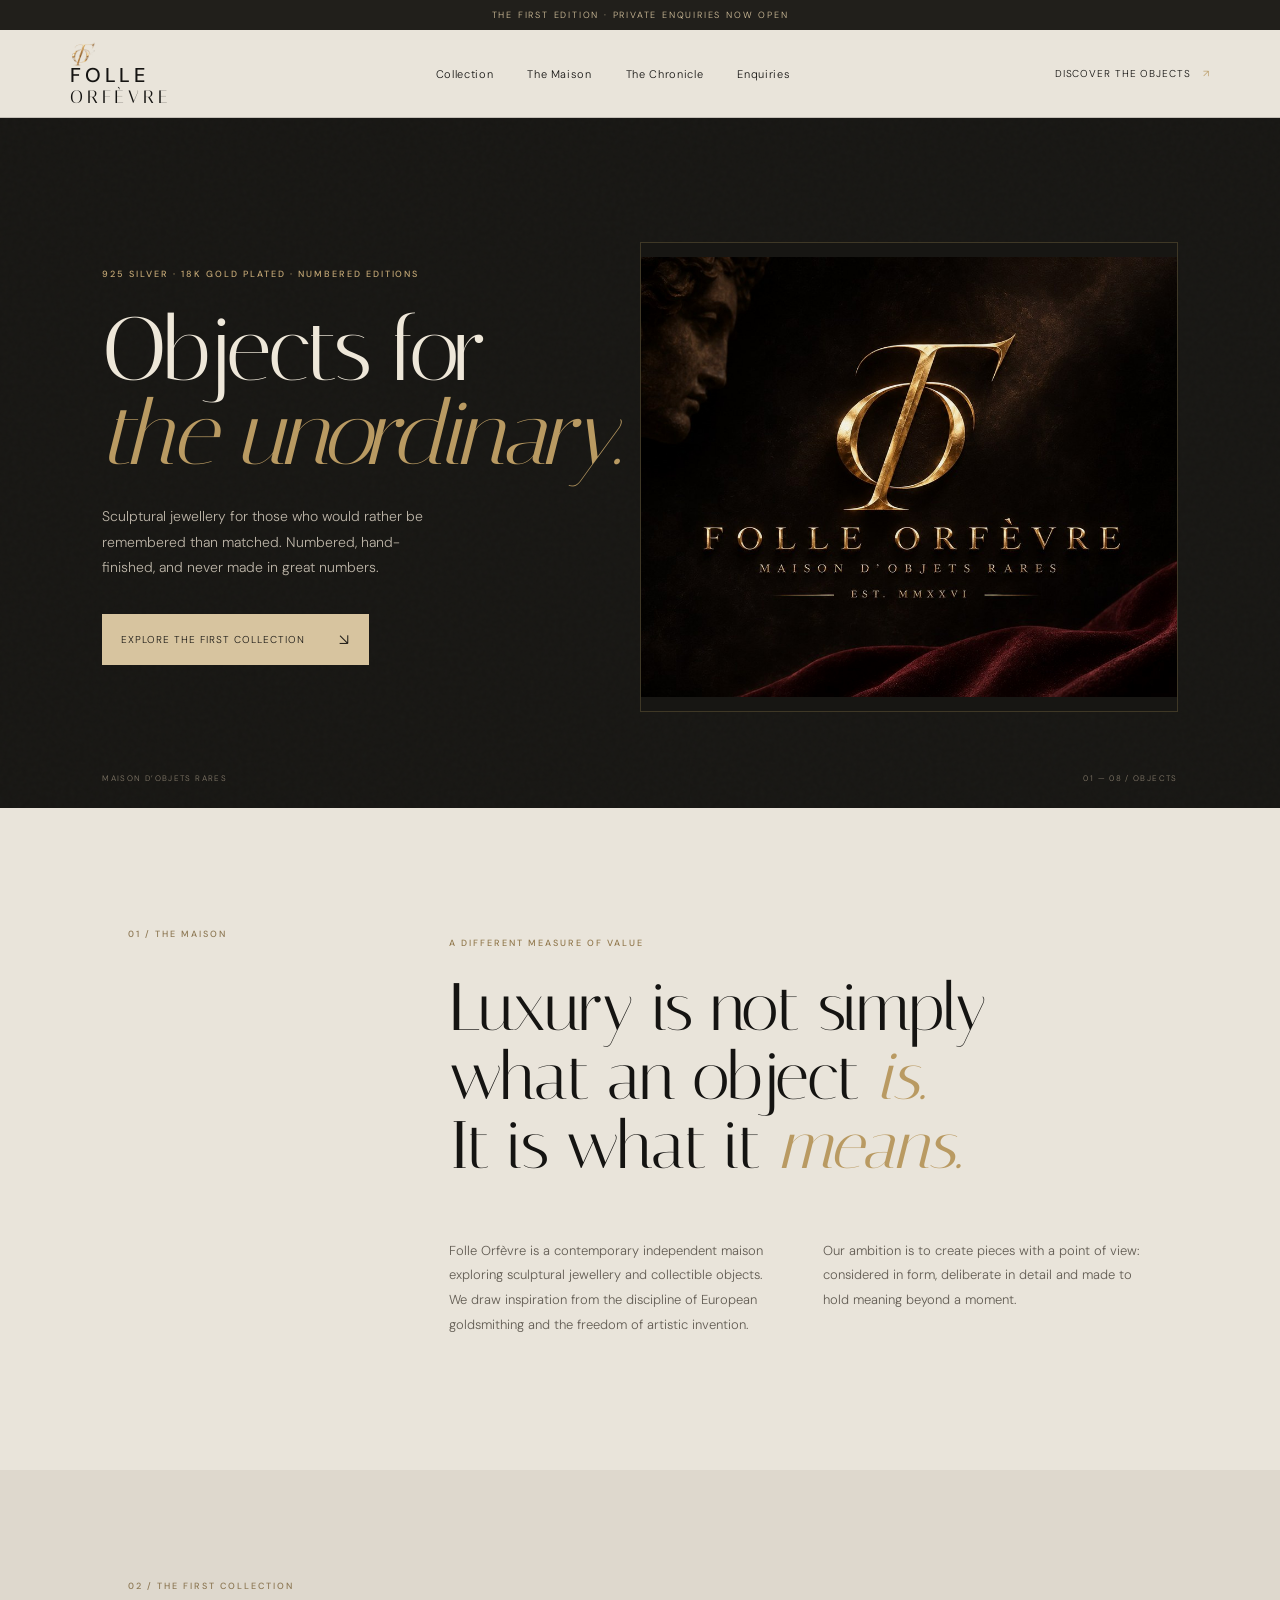
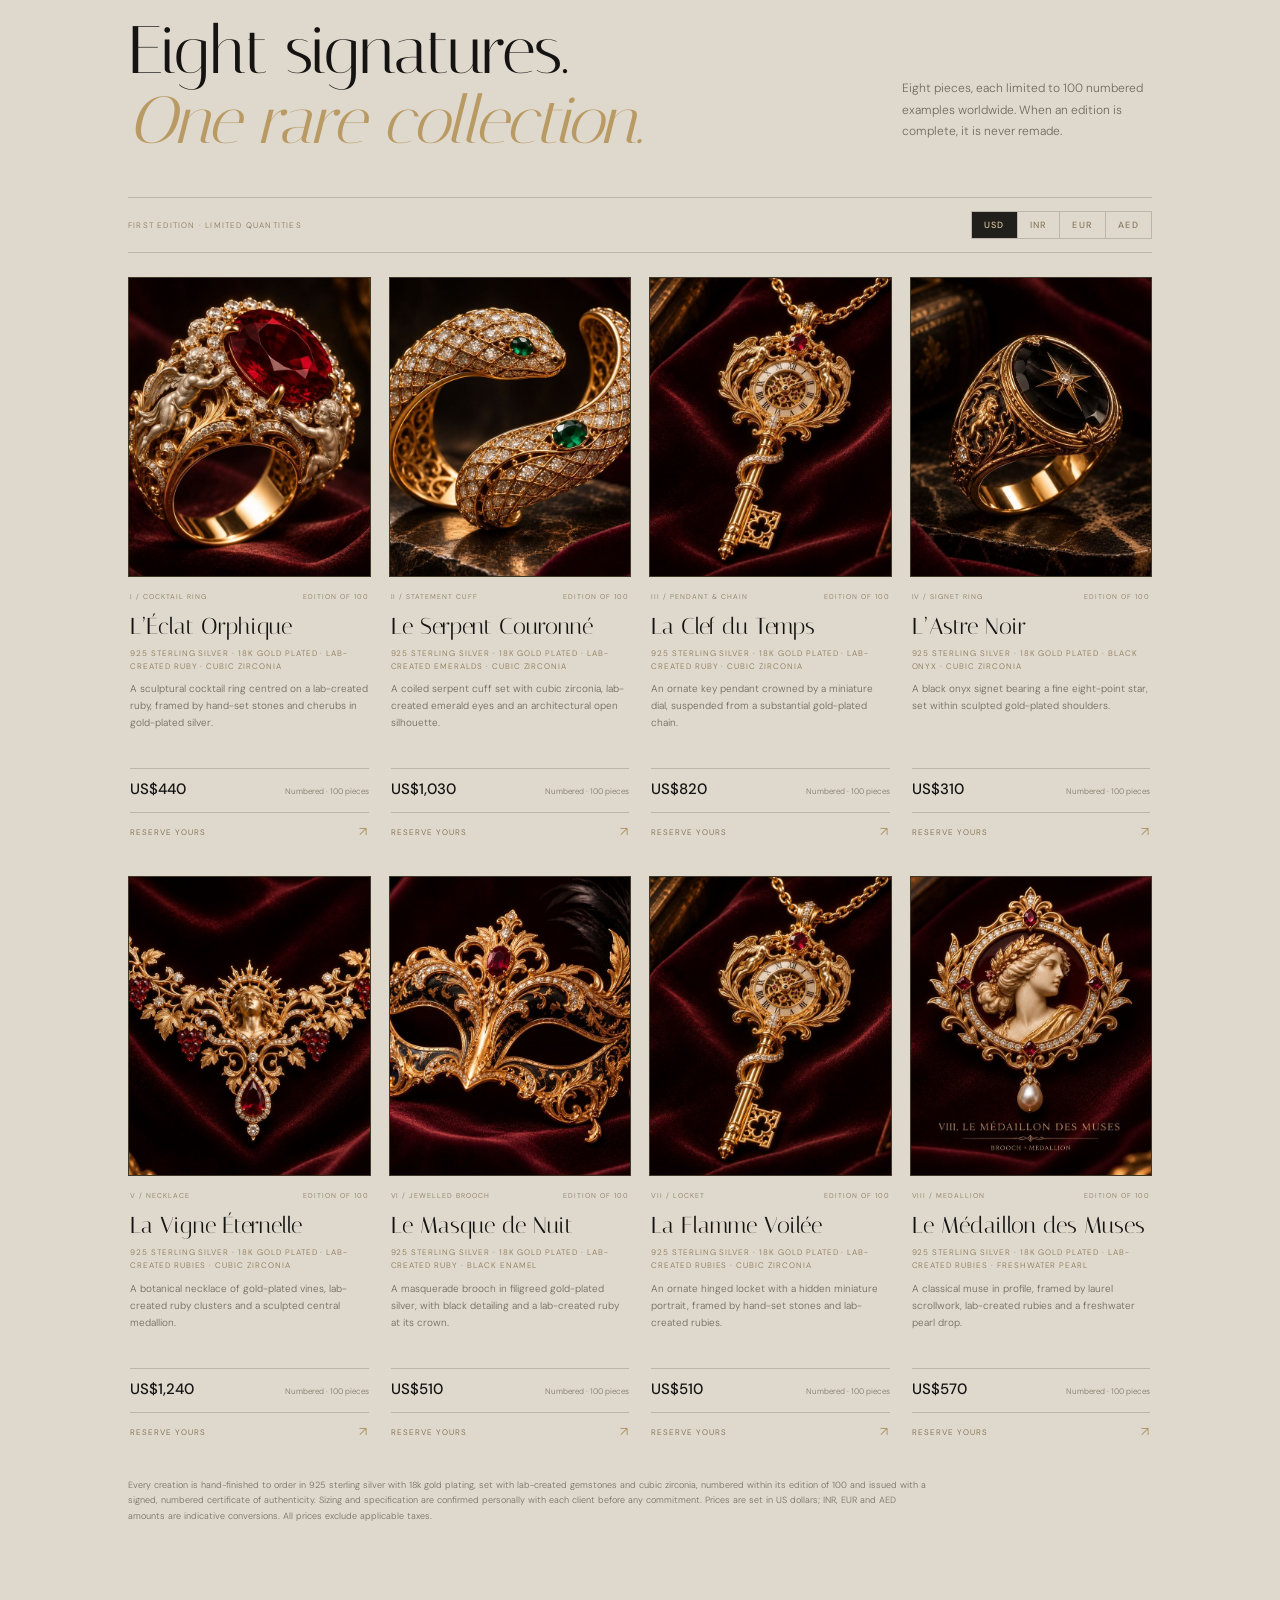
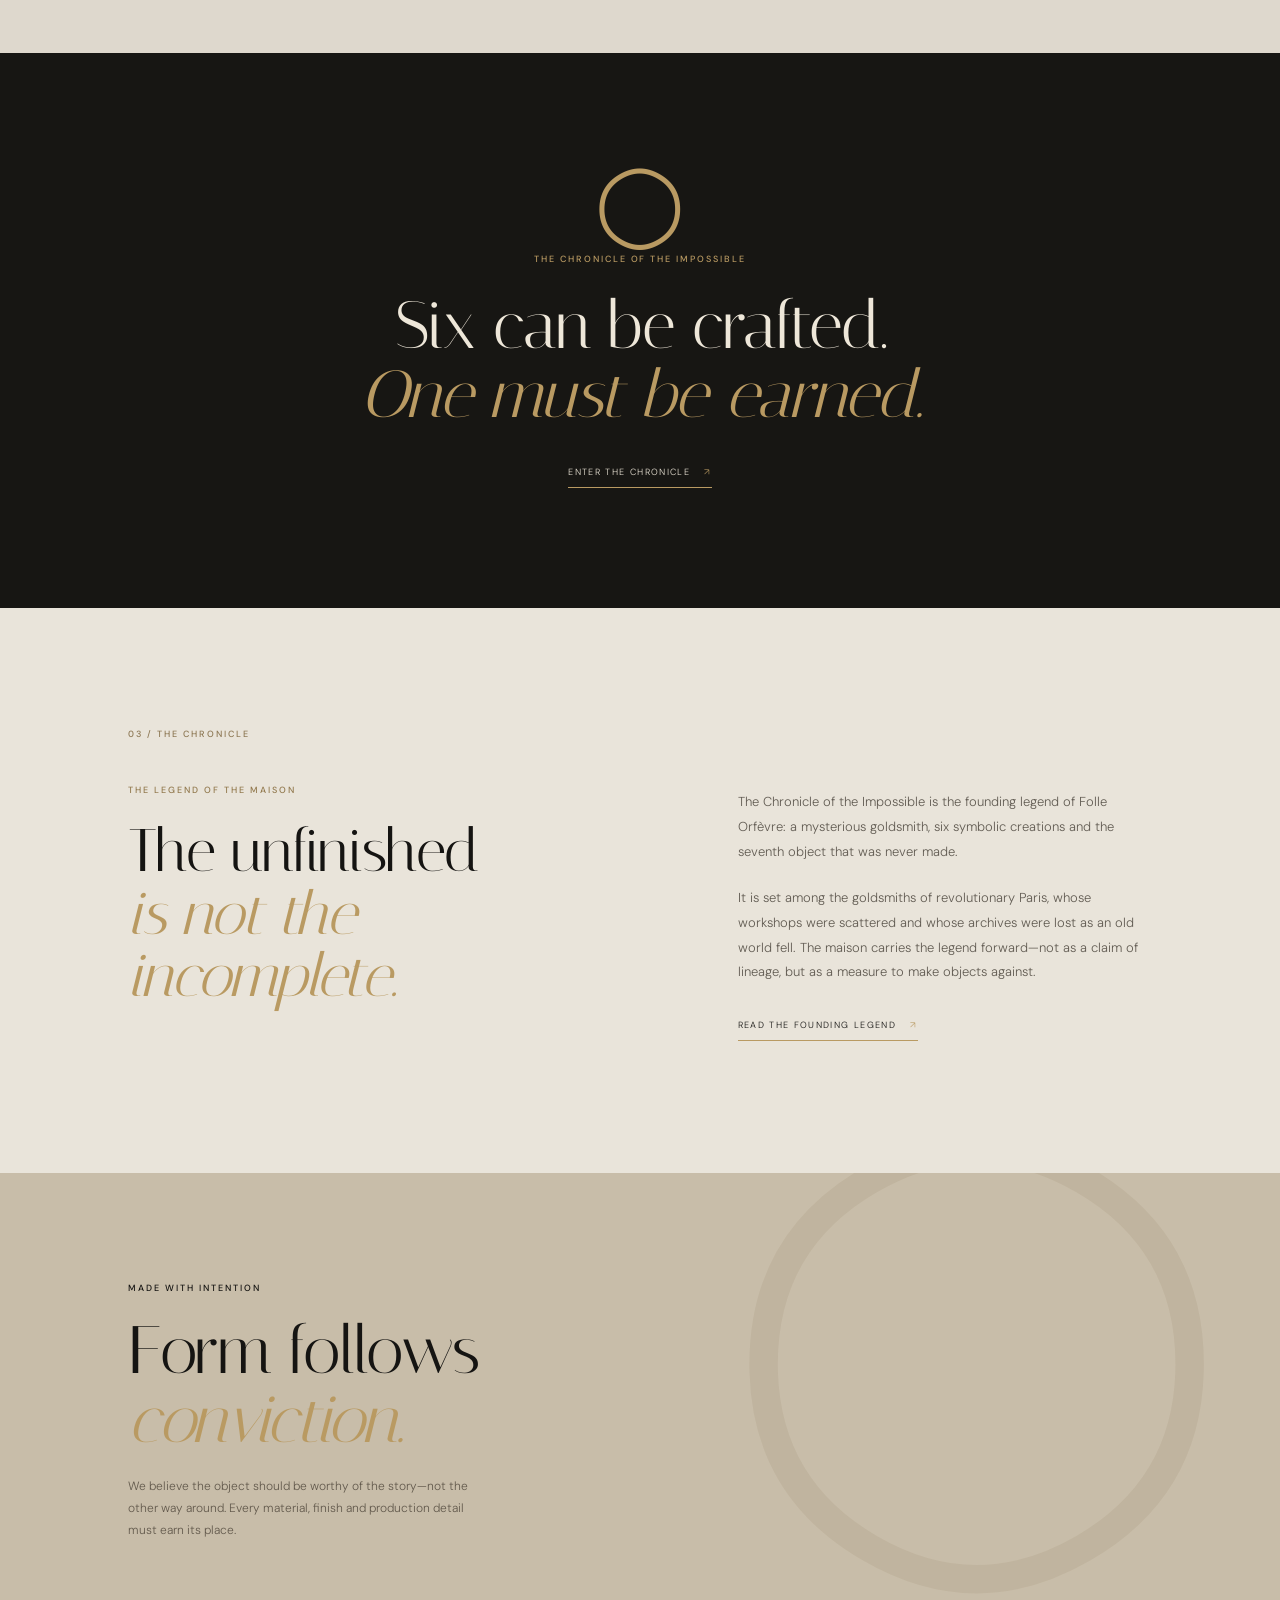
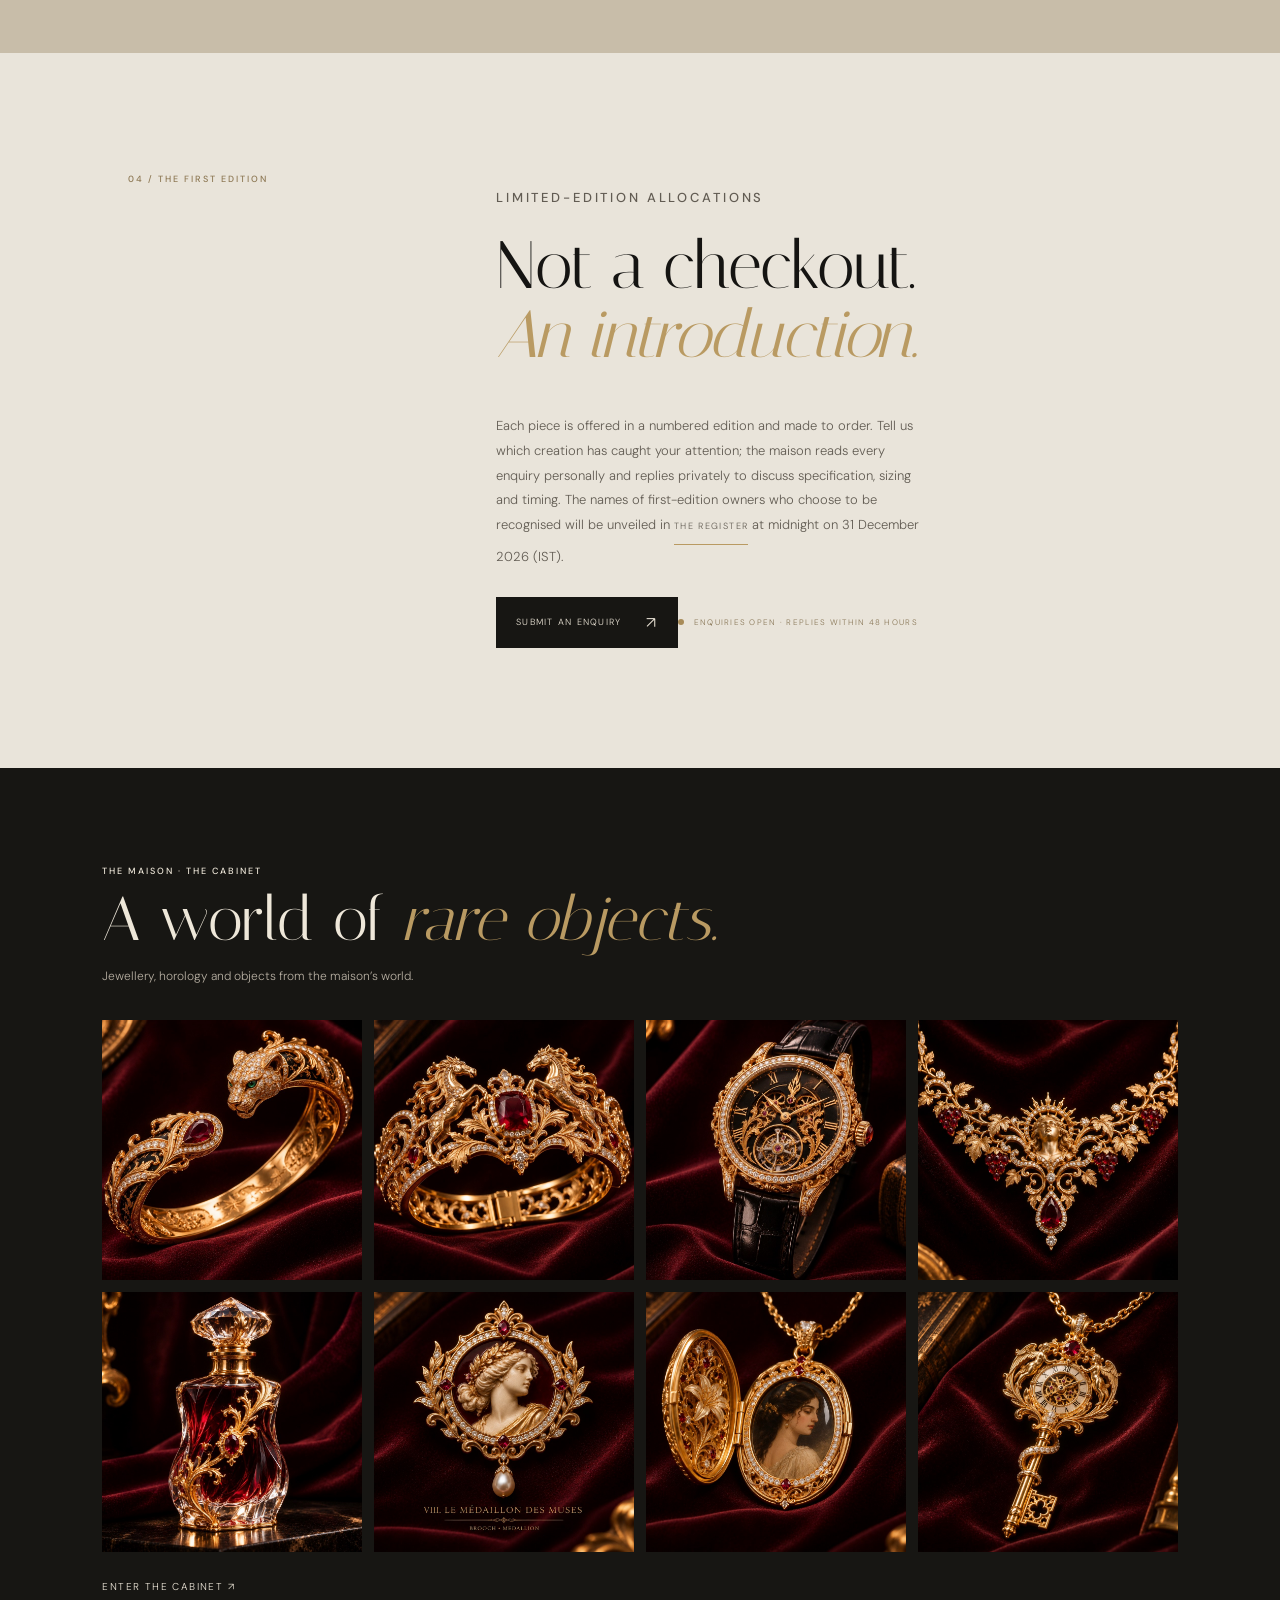
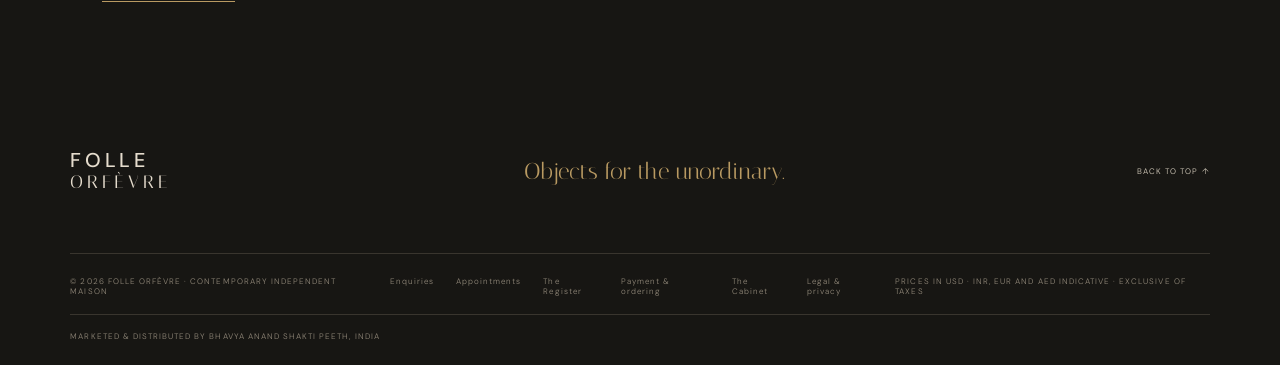
<file: index.html>
<!doctype html>
<html lang="en">
<head>
  <meta charset="utf-8">
  <meta name="viewport" content="width=device-width, initial-scale=1">
  <meta name="theme-color" content="#11100f">
  <title>Folle Orfèvre — Maison d’Objets Rares</title>
  <meta name="description" content="Folle Orfèvre — Maison d’Objets Rares. Limited-edition sculptural jewellery, made to order and offered by private enquiry.">
  <meta name="robots" content="index, follow">
  <meta property="og:type" content="website">
  <meta property="og:title" content="Folle Orfèvre — Objects for the Unordinary">
  <meta property="og:description" content="Six can be crafted. One must be earned.">
  <meta property="og:image" content="https://folle-orfevre.pages.dev/assets/folle-orfevre-logo.jpg">
  <link rel="icon" href="/assets/mark.svg" type="image/svg+xml">
  <link rel="stylesheet" href="/styles.css">
  <script defer src="/config.js"></script>
  <script defer src="/site.js"></script>
  <script defer src="/currency.js"></script>
  <script type="application/ld+json">
  {
    "@context":"https://schema.org",
    "@type":"Brand",
    "name":"Folle Orfèvre",
    "description":"An independent maison creating numbered editions of sculptural jewellery in gold-plated 925 sterling silver.",
    "slogan":"Six can be crafted. One must be earned."
  }
  </script>
<script type="application/ld+json">{"@context": "https://schema.org", "@type": "ItemList", "itemListElement": [{"@type": "ListItem", "position": 1, "item": {"@type": "Product", "name": "L’Éclat Orphique", "category": "Cocktail ring", "image": "https://folle-orfevre.pages.dev/assets/products/01-eclat-orphique.jpg", "material": "925 sterling silver, 18k gold plating", "brand": {"@type": "Brand", "name": "Folle Orfèvre"}, "offers": {"@type": "Offer", "price": "440", "priceCurrency": "USD", "availability": "https://schema.org/PreOrder"}}}, {"@type": "ListItem", "position": 2, "item": {"@type": "Product", "name": "Le Serpent Couronné", "category": "Statement cuff", "image": "https://folle-orfevre.pages.dev/assets/products/02-serpent-couronne.jpg", "material": "925 sterling silver, 18k gold plating", "brand": {"@type": "Brand", "name": "Folle Orfèvre"}, "offers": {"@type": "Offer", "price": "1030", "priceCurrency": "USD", "availability": "https://schema.org/PreOrder"}}}, {"@type": "ListItem", "position": 3, "item": {"@type": "Product", "name": "La Clef du Temps", "category": "Pendant & chain", "image": "https://folle-orfevre.pages.dev/assets/products/03-clef-du-temps.jpg", "material": "925 sterling silver, 18k gold plating", "brand": {"@type": "Brand", "name": "Folle Orfèvre"}, "offers": {"@type": "Offer", "price": "820", "priceCurrency": "USD", "availability": "https://schema.org/PreOrder"}}}, {"@type": "ListItem", "position": 4, "item": {"@type": "Product", "name": "L’Astre Noir", "category": "Signet ring", "image": "https://folle-orfevre.pages.dev/assets/products/04-astre-noir.jpg", "material": "925 sterling silver, 18k gold plating", "brand": {"@type": "Brand", "name": "Folle Orfèvre"}, "offers": {"@type": "Offer", "price": "310", "priceCurrency": "USD", "availability": "https://schema.org/PreOrder"}}}, {"@type": "ListItem", "position": 5, "item": {"@type": "Product", "name": "La Vigne Éternelle", "category": "Necklace", "image": "https://folle-orfevre.pages.dev/assets/products/05-vigne-eternelle.jpg", "material": "925 sterling silver, 18k gold plating", "brand": {"@type": "Brand", "name": "Folle Orfèvre"}, "offers": {"@type": "Offer", "price": "1240", "priceCurrency": "USD", "availability": "https://schema.org/PreOrder"}}}, {"@type": "ListItem", "position": 6, "item": {"@type": "Product", "name": "Le Masque de Nuit", "category": "Brooch", "image": "https://folle-orfevre.pages.dev/assets/products/06-masque-de-nuit.jpg", "material": "925 sterling silver, 18k gold plating", "brand": {"@type": "Brand", "name": "Folle Orfèvre"}, "offers": {"@type": "Offer", "price": "510", "priceCurrency": "USD", "availability": "https://schema.org/PreOrder"}}}, {"@type": "ListItem", "position": 7, "item": {"@type": "Product", "name": "La Flamme Voilée", "category": "Locket", "image": "https://folle-orfevre.pages.dev/assets/products/07-flamme-voilee.jpg", "material": "925 sterling silver, 18k gold plating", "brand": {"@type": "Brand", "name": "Folle Orfèvre"}, "offers": {"@type": "Offer", "price": "510", "priceCurrency": "USD", "availability": "https://schema.org/PreOrder"}}}, {"@type": "ListItem", "position": 8, "item": {"@type": "Product", "name": "Le Médaillon des Muses", "category": "Medallion", "image": "https://folle-orfevre.pages.dev/assets/products/08-medaillon-muses.jpg", "material": "925 sterling silver, 18k gold plating", "brand": {"@type": "Brand", "name": "Folle Orfèvre"}, "offers": {"@type": "Offer", "price": "570", "priceCurrency": "USD", "availability": "https://schema.org/PreOrder"}}}]}</script>
</head>
<body>
  <div class="announcement">THE FIRST EDITION · PRIVATE ENQUIRIES NOW OPEN</div>
  <header class="site-header">
    <a class="wordmark" href="#top" aria-label="Folle Orfèvre home"><img src="/assets/mark.svg" alt="" class="brand-mark"><span>FOLLE</span><i>ORFÈVRE</i></a>
    <button class="menu-toggle" aria-label="Open menu" aria-expanded="false">☰</button>
    <nav class="nav">
      <a href="#collection">Collection</a><a href="#philosophy">The Maison</a><a href="#chronicle">The Chronicle</a><a href="enquire.html">Enquiries</a>
    </nav>
    <a class="header-link" href="#collection">Discover the objects <span>↗</span></a>
  </header>

  <main id="top">
    <section class="hero">
      <div class="hero-grain"></div>
      <div class="hero-copy">
        <p class="eyebrow">925 SILVER · 18K GOLD PLATED · NUMBERED EDITIONS</p>
        <h1>Objects for<br><em>the unordinary.</em></h1>
        <p class="hero-lede">Sculptural jewellery for those who would rather be remembered than matched. Numbered, hand-finished, and never made in great numbers.</p>
        <a class="button button-light" href="#collection">Explore the first collection <span>↘</span></a>
      </div>
      <div class="hero-art hero-brand-art"><img src="/assets/folle-orfevre-logo.jpg" alt="Folle Orfèvre gold monogram and maison wordmark" loading="eager"></div>
      <div class="hero-bottom"><span>MAISON D’OBJETS RARES</span><span>01 — 08 / OBJECTS</span></div>
    </section>

    <section class="manifesto section-wrap" id="philosophy">
      <div class="section-kicker">01 / THE MAISON</div>
      <div class="manifesto-main">
        <p class="eyebrow">A DIFFERENT MEASURE OF VALUE</p>
        <h2>Luxury is not simply<br>what an object <em>is.</em><br>It is what it <em>means.</em></h2>
        <div class="manifesto-bottom"><p>Folle Orfèvre is a contemporary independent maison exploring sculptural jewellery and collectible objects. We draw inspiration from the discipline of European goldsmithing and the freedom of artistic invention.</p><p>Our ambition is to create pieces with a point of view: considered in form, deliberate in detail and made to hold meaning beyond a moment.</p></div>
      </div>
    </section>

    <section class="collection section-wrap" id="collection">
      <div class="section-heading"><div><div class="section-kicker">02 / THE FIRST COLLECTION</div><h2>Eight signatures.<br><em>One rare collection.</em></h2></div><p>Eight pieces, each limited to 100 numbered examples worldwide. When an edition is complete, it is never remade.</p></div>
      <div class="currency-note"><span>FIRST EDITION · LIMITED QUANTITIES</span><span class="currency-switch" role="group" aria-label="Display currency"><button type="button" data-cur="USD" aria-pressed="true">USD</button><button type="button" data-cur="INR" aria-pressed="false">INR</button><button type="button" data-cur="EUR" aria-pressed="false">EUR</button><button type="button" data-cur="AED" aria-pressed="false">AED</button></span></div>
      <div class="product-grid product-grid-photo" id="product-grid">
        <article class="product-card" data-category="jewellery"><a class="product-photo" href="/assets/products/01-eclat-orphique.jpg" target="_blank" rel="noopener"><img src="/assets/products/01-eclat-orphique.jpg" alt="L’Éclat Orphique — cocktail ring" loading="lazy"></a><div class="product-info"><div class="product-meta"><span>I / COCKTAIL RING</span><span>EDITION OF 100</span></div><h3>L’Éclat Orphique</h3><p class="spec">925 sterling silver · 18k gold plated · Lab-created ruby · cubic zirconia</p><p>A sculptural cocktail ring centred on a lab-created ruby, framed by hand-set stones and cherubs in gold-plated silver.</p><div class="price"><strong class="js-price" data-usd="440">US$440</strong><span>Numbered · 100 pieces</span></div><a class="product-enquire" href="enquire.html?product=LEclat-Orphique">Reserve yours <span>↗</span></a></div></article>
        <article class="product-card" data-category="jewellery"><a class="product-photo" href="/assets/products/02-serpent-couronne.jpg" target="_blank" rel="noopener"><img src="/assets/products/02-serpent-couronne.jpg" alt="Le Serpent Couronné — statement cuff" loading="lazy"></a><div class="product-info"><div class="product-meta"><span>II / STATEMENT CUFF</span><span>EDITION OF 100</span></div><h3>Le Serpent Couronné</h3><p class="spec">925 sterling silver · 18k gold plated · Lab-created emeralds · cubic zirconia</p><p>A coiled serpent cuff set with cubic zirconia, lab-created emerald eyes and an architectural open silhouette.</p><div class="price"><strong class="js-price" data-usd="1030">US$1,030</strong><span>Numbered · 100 pieces</span></div><a class="product-enquire" href="enquire.html?product=Le-Serpent-Couronne">Reserve yours <span>↗</span></a></div></article>
        <article class="product-card" data-category="jewellery"><a class="product-photo" href="/assets/products/03-clef-du-temps.jpg" target="_blank" rel="noopener"><img src="/assets/products/03-clef-du-temps.jpg" alt="La Clef du Temps — pendant & chain" loading="lazy"></a><div class="product-info"><div class="product-meta"><span>III / PENDANT & CHAIN</span><span>EDITION OF 100</span></div><h3>La Clef du Temps</h3><p class="spec">925 sterling silver · 18k gold plated · Lab-created ruby · cubic zirconia</p><p>An ornate key pendant crowned by a miniature dial, suspended from a substantial gold-plated chain.</p><div class="price"><strong class="js-price" data-usd="820">US$820</strong><span>Numbered · 100 pieces</span></div><a class="product-enquire" href="enquire.html?product=La-Clef-du-Temps">Reserve yours <span>↗</span></a></div></article>
        <article class="product-card" data-category="jewellery"><a class="product-photo" href="/assets/products/04-astre-noir.jpg" target="_blank" rel="noopener"><img src="/assets/products/04-astre-noir.jpg" alt="L’Astre Noir — signet ring" loading="lazy"></a><div class="product-info"><div class="product-meta"><span>IV / SIGNET RING</span><span>EDITION OF 100</span></div><h3>L’Astre Noir</h3><p class="spec">925 sterling silver · 18k gold plated · Black onyx · cubic zirconia</p><p>A black onyx signet bearing a fine eight-point star, set within sculpted gold-plated shoulders.</p><div class="price"><strong class="js-price" data-usd="310">US$310</strong><span>Numbered · 100 pieces</span></div><a class="product-enquire" href="enquire.html?product=LAstre-Noir">Reserve yours <span>↗</span></a></div></article>
        <article class="product-card" data-category="jewellery"><a class="product-photo" href="/assets/products/05-vigne-eternelle.jpg" target="_blank" rel="noopener"><img src="/assets/products/05-vigne-eternelle.jpg" alt="La Vigne Éternelle — necklace" loading="lazy"></a><div class="product-info"><div class="product-meta"><span>V / NECKLACE</span><span>EDITION OF 100</span></div><h3>La Vigne Éternelle</h3><p class="spec">925 sterling silver · 18k gold plated · Lab-created rubies · cubic zirconia</p><p>A botanical necklace of gold-plated vines, lab-created ruby clusters and a sculpted central medallion.</p><div class="price"><strong class="js-price" data-usd="1240">US$1,240</strong><span>Numbered · 100 pieces</span></div><a class="product-enquire" href="enquire.html?product=La-Vigne-Eternelle">Reserve yours <span>↗</span></a></div></article>
        <article class="product-card" data-category="jewellery"><a class="product-photo" href="/assets/products/06-masque-de-nuit.jpg" target="_blank" rel="noopener"><img src="/assets/products/06-masque-de-nuit.jpg" alt="Le Masque de Nuit — jewelled brooch" loading="lazy"></a><div class="product-info"><div class="product-meta"><span>VI / JEWELLED BROOCH</span><span>EDITION OF 100</span></div><h3>Le Masque de Nuit</h3><p class="spec">925 sterling silver · 18k gold plated · Lab-created ruby · black enamel</p><p>A masquerade brooch in filigreed gold-plated silver, with black detailing and a lab-created ruby at its crown.</p><div class="price"><strong class="js-price" data-usd="510">US$510</strong><span>Numbered · 100 pieces</span></div><a class="product-enquire" href="enquire.html?product=Le-Masque-de-Nuit">Reserve yours <span>↗</span></a></div></article>
        <article class="product-card" data-category="jewellery"><a class="product-photo" href="/assets/products/07-flamme-voilee.jpg" target="_blank" rel="noopener"><img src="/assets/products/07-flamme-voilee.jpg" alt="La Flamme Voilée — locket" loading="lazy"></a><div class="product-info"><div class="product-meta"><span>VII / LOCKET</span><span>EDITION OF 100</span></div><h3>La Flamme Voilée</h3><p class="spec">925 sterling silver · 18k gold plated · Lab-created rubies · cubic zirconia</p><p>An ornate hinged locket with a hidden miniature portrait, framed by hand-set stones and lab-created rubies.</p><div class="price"><strong class="js-price" data-usd="510">US$510</strong><span>Numbered · 100 pieces</span></div><a class="product-enquire" href="enquire.html?product=La-Flamme-Voilee">Reserve yours <span>↗</span></a></div></article>
        <article class="product-card" data-category="jewellery"><a class="product-photo" href="/assets/products/08-medaillon-muses.jpg" target="_blank" rel="noopener"><img src="/assets/products/08-medaillon-muses.jpg" alt="Le Médaillon des Muses — medallion" loading="lazy"></a><div class="product-info"><div class="product-meta"><span>VIII / MEDALLION</span><span>EDITION OF 100</span></div><h3>Le Médaillon des Muses</h3><p class="spec">925 sterling silver · 18k gold plated · Lab-created rubies · freshwater pearl</p><p>A classical muse in profile, framed by laurel scrollwork, lab-created rubies and a freshwater pearl drop.</p><div class="price"><strong class="js-price" data-usd="570">US$570</strong><span>Numbered · 100 pieces</span></div><a class="product-enquire" href="enquire.html?product=Le-Medaillon-des-Muses">Reserve yours <span>↗</span></a></div></article>
      </div>
      <p class="catalogue-disclaimer">Every creation is hand-finished to order in 925 sterling silver with 18k gold plating, set with lab-created gemstones and cubic zirconia, numbered within its edition of 100 and issued with a signed, numbered certificate of authenticity. Sizing and specification are confirmed personally with each client before any commitment. Prices are set in US dollars; INR, EUR and AED amounts are indicative conversions. All prices exclude applicable taxes.</p>
    </section>

    <section class="interlude">
      <div class="interlude-mark">◯</div><p class="eyebrow">THE CHRONICLE OF THE IMPOSSIBLE</p><h2>Six can be crafted.<br><em>One must be earned.</em></h2><a href="#chronicle" class="text-link">Enter the Chronicle <span>↗</span></a>
    </section>

    <section class="chronicle section-wrap" id="chronicle">
      <div class="section-kicker">03 / THE CHRONICLE</div>
      <div class="chronicle-layout"><div><p class="eyebrow">THE LEGEND OF THE MAISON</p><h2>The unfinished<br><em>is not the incomplete.</em></h2></div><div class="chronicle-copy"><p>The Chronicle of the Impossible is the founding legend of Folle Orfèvre: a mysterious goldsmith, six symbolic creations and the seventh object that was never made.</p><p>It is set among the goldsmiths of revolutionary Paris, whose workshops were scattered and whose archives were lost as an old world fell. The maison carries the legend forward—not as a claim of lineage, but as a measure to make objects against.</p><a class="text-link" href="chronicle.html">Read the founding legend <span>↗</span></a></div></div>
    </section>

    <section class="craft-band"><div class="craft-band-inner"><p class="eyebrow">MADE WITH INTENTION</p><h2>Form follows<br><em>conviction.</em></h2><p>We believe the object should be worthy of the story—not the other way around. Every material, finish and production detail must earn its place.</p></div></section>

    <section class="details section-wrap" id="details"><div class="section-kicker">04 / THE FIRST EDITION</div><div class="details-inner"><p class="eyebrow">LIMITED-EDITION ALLOCATIONS</p><h2>Not a checkout.<br><em>An introduction.</em></h2><p>Each piece is offered in a numbered edition and made to order. Tell us which creation has caught your attention; the maison reads every enquiry personally and replies privately to discuss specification, sizing and timing. The names of first-edition owners who choose to be recognised will be unveiled in <a class="text-link" href="register.html">the Register</a> at midnight on 31 December 2026 (IST).</p><a class="button button-dark" href="enquire.html">Submit an enquiry <span>↗</span></a><span class="status-line"><i></i> ENQUIRIES OPEN · REPLIES WITHIN 48 HOURS</span></div></section>
  </main>

  
<section class="visual-cabinet" id="visual-cabinet">
 <div class="visual-cabinet-head"><p class="eyebrow">THE MAISON · THE CABINET</p><h2>A world of <em>rare objects.</em></h2><p>Jewellery, horology and objects from the maison’s world.</p></div>
 <div class="visual-cabinet-grid">
 <a href="/atelier.html"><img src="/assets/gallery/visual-01.jpg" loading="lazy" alt="Panther cuff with ruby"></a><a href="/atelier.html"><img src="/assets/gallery/visual-02.jpg" loading="lazy" alt="Cuff of the rearing horses"></a><a href="/atelier.html"><img src="/assets/gallery/visual-03.jpg" loading="lazy" alt="Engraved tourbillon watch"></a><a href="/atelier.html"><img src="/assets/gallery/visual-09.jpg" loading="lazy" alt="La Vigne Éternelle necklace"></a><a href="/atelier.html"><img src="/assets/gallery/visual-14.jpg" loading="lazy" alt="Crystal flacon with gold scrollwork and ruby"></a><a href="/atelier.html"><img src="/assets/gallery/visual-19.jpg" loading="lazy" alt="Le Médaillon des Muses brooch"></a><a href="/atelier.html"><img src="/assets/gallery/visual-23.jpg" loading="lazy" alt="La Flamme Voilée locket"></a><a href="/atelier.html"><img src="/assets/gallery/visual-26.jpg" loading="lazy" alt="La Clef du Temps key pendant"></a>
 </div>
 <a class="cabinet-link" href="/atelier.html">ENTER THE CABINET ↗</a>
</section>
<footer class="footer"><div class="footer-top"><a class="wordmark footer-wordmark" href="#top"><span>FOLLE</span><i>ORFÈVRE</i></a><p>Objects for the unordinary.</p><a href="#top" class="back-top">BACK TO TOP ↑</a></div><div class="footer-bottom"><span>© 2026 FOLLE ORFÈVRE · CONTEMPORARY INDEPENDENT MAISON</span><div><a href="enquire.html">Enquiries</a><a href="booking.html">Appointments</a><a href="register.html">The Register</a><a href="payment.html">Payment &amp; ordering</a><a href="atelier.html">The Cabinet</a><a href="legal.html">Legal &amp; privacy</a></div><span>PRICES IN USD · INR, EUR AND AED INDICATIVE · EXCLUSIVE OF TAXES</span></div><p class="marketed-by">Marketed &amp; distributed by Bhavya Anand Shakti Peeth, India</p></footer>
</body>
</html>
</file>
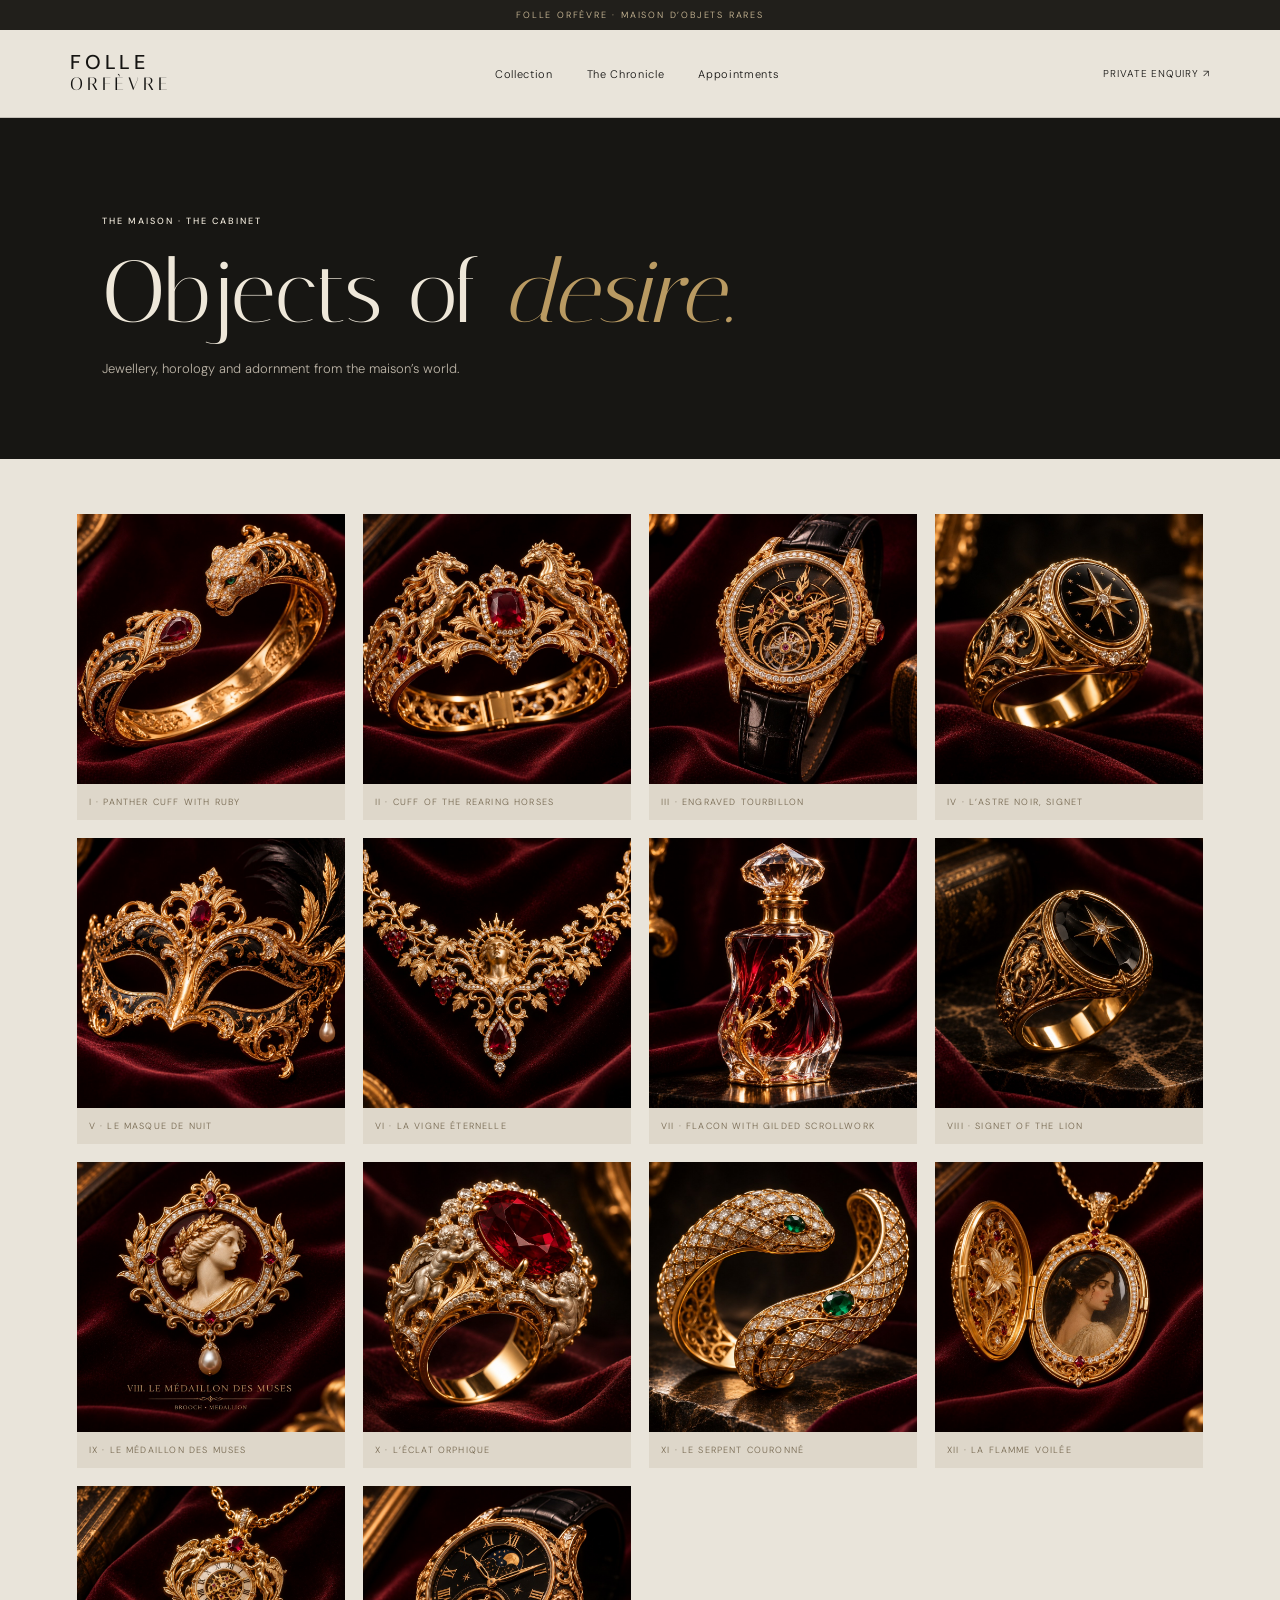
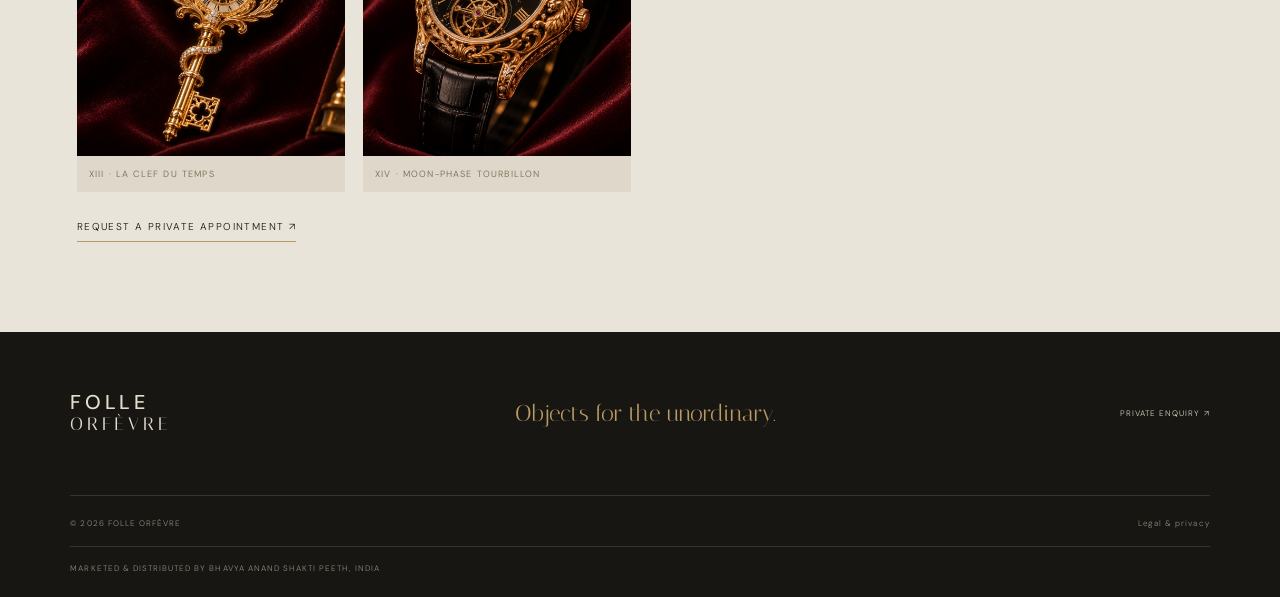
<file: atelier.html>
<!doctype html><html lang="en"><head><meta charset="utf-8"><meta name="viewport" content="width=device-width, initial-scale=1"><meta name="robots" content="index, follow"><title>The Cabinet — Folle Orfèvre</title><link rel="stylesheet" href="/styles.css"><link rel="icon" href="/assets/mark.svg"></head><body><div class="announcement">FOLLE ORFÈVRE · MAISON D’OBJETS RARES</div><header class="site-header"><a class="wordmark" href="/"><span>FOLLE</span><i>ORFÈVRE</i></a><button class="menu-toggle" aria-label="Open menu">☰</button><nav class="nav"><a href="/#collection">Collection</a><a href="/chronicle.html">The Chronicle</a><a href="/booking.html">Appointments</a></nav><a class="header-link" href="/enquire.html">Private enquiry ↗</a></header><section class="service-hero"><p class="eyebrow">THE MAISON · THE CABINET</p><h1>Objects of <em>desire.</em></h1><p>Jewellery, horology and adornment from the maison’s world.</p></section><main class="archive-wrap"><div class="archive-grid"><figure><img src="/assets/gallery/visual-01.jpg" alt="Panther cuff with ruby" loading="lazy"><figcaption>I · PANTHER CUFF WITH RUBY</figcaption></figure><figure><img src="/assets/gallery/visual-02.jpg" alt="Cuff of the rearing horses" loading="lazy"><figcaption>II · CUFF OF THE REARING HORSES</figcaption></figure><figure><img src="/assets/gallery/visual-03.jpg" alt="Engraved tourbillon" loading="lazy"><figcaption>III · ENGRAVED TOURBILLON</figcaption></figure><figure><img src="/assets/gallery/visual-06.jpg" alt="L’Astre Noir, signet" loading="lazy"><figcaption>IV · L’ASTRE NOIR, SIGNET</figcaption></figure><figure><img src="/assets/gallery/visual-07.jpg" alt="Le Masque de Nuit" loading="lazy"><figcaption>V · LE MASQUE DE NUIT</figcaption></figure><figure><img src="/assets/gallery/visual-09.jpg" alt="La Vigne Éternelle" loading="lazy"><figcaption>VI · LA VIGNE ÉTERNELLE</figcaption></figure><figure><img src="/assets/gallery/visual-14.jpg" alt="Flacon with gilded scrollwork" loading="lazy"><figcaption>VII · FLACON WITH GILDED SCROLLWORK</figcaption></figure><figure><img src="/assets/gallery/visual-17.jpg" alt="Signet of the lion" loading="lazy"><figcaption>VIII · SIGNET OF THE LION</figcaption></figure><figure><img src="/assets/gallery/visual-19.jpg" alt="Le Médaillon des Muses" loading="lazy"><figcaption>IX · LE MÉDAILLON DES MUSES</figcaption></figure><figure><img src="/assets/gallery/visual-20.jpg" alt="L’Éclat Orphique" loading="lazy"><figcaption>X · L’ÉCLAT ORPHIQUE</figcaption></figure><figure><img src="/assets/gallery/visual-21.jpg" alt="Le Serpent Couronné" loading="lazy"><figcaption>XI · LE SERPENT COURONNÉ</figcaption></figure><figure><img src="/assets/gallery/visual-23.jpg" alt="La Flamme Voilée" loading="lazy"><figcaption>XII · LA FLAMME VOILÉE</figcaption></figure><figure><img src="/assets/gallery/visual-26.jpg" alt="La Clef du Temps" loading="lazy"><figcaption>XIII · LA CLEF DU TEMPS</figcaption></figure><figure><img src="/assets/gallery/visual-31.jpg" alt="Moon-phase tourbillon" loading="lazy"><figcaption>XIV · MOON-PHASE TOURBILLON</figcaption></figure></div><a class="cabinet-link" href="/booking.html">REQUEST A PRIVATE APPOINTMENT ↗</a></main><footer class="footer"><div class="footer-top"><a class="wordmark footer-wordmark" href="/"><span>FOLLE</span><i>ORFÈVRE</i></a><p>Objects for the unordinary.</p><a href="/enquire.html" class="back-top">PRIVATE ENQUIRY ↗</a></div><div class="footer-bottom"><span>© 2026 FOLLE ORFÈVRE</span><a href="/legal.html">Legal &amp; privacy</a></div><p class="marketed-by">Marketed &amp; distributed by Bhavya Anand Shakti Peeth, India</p></footer><script src="/site.js"></script></body></html>
</file>
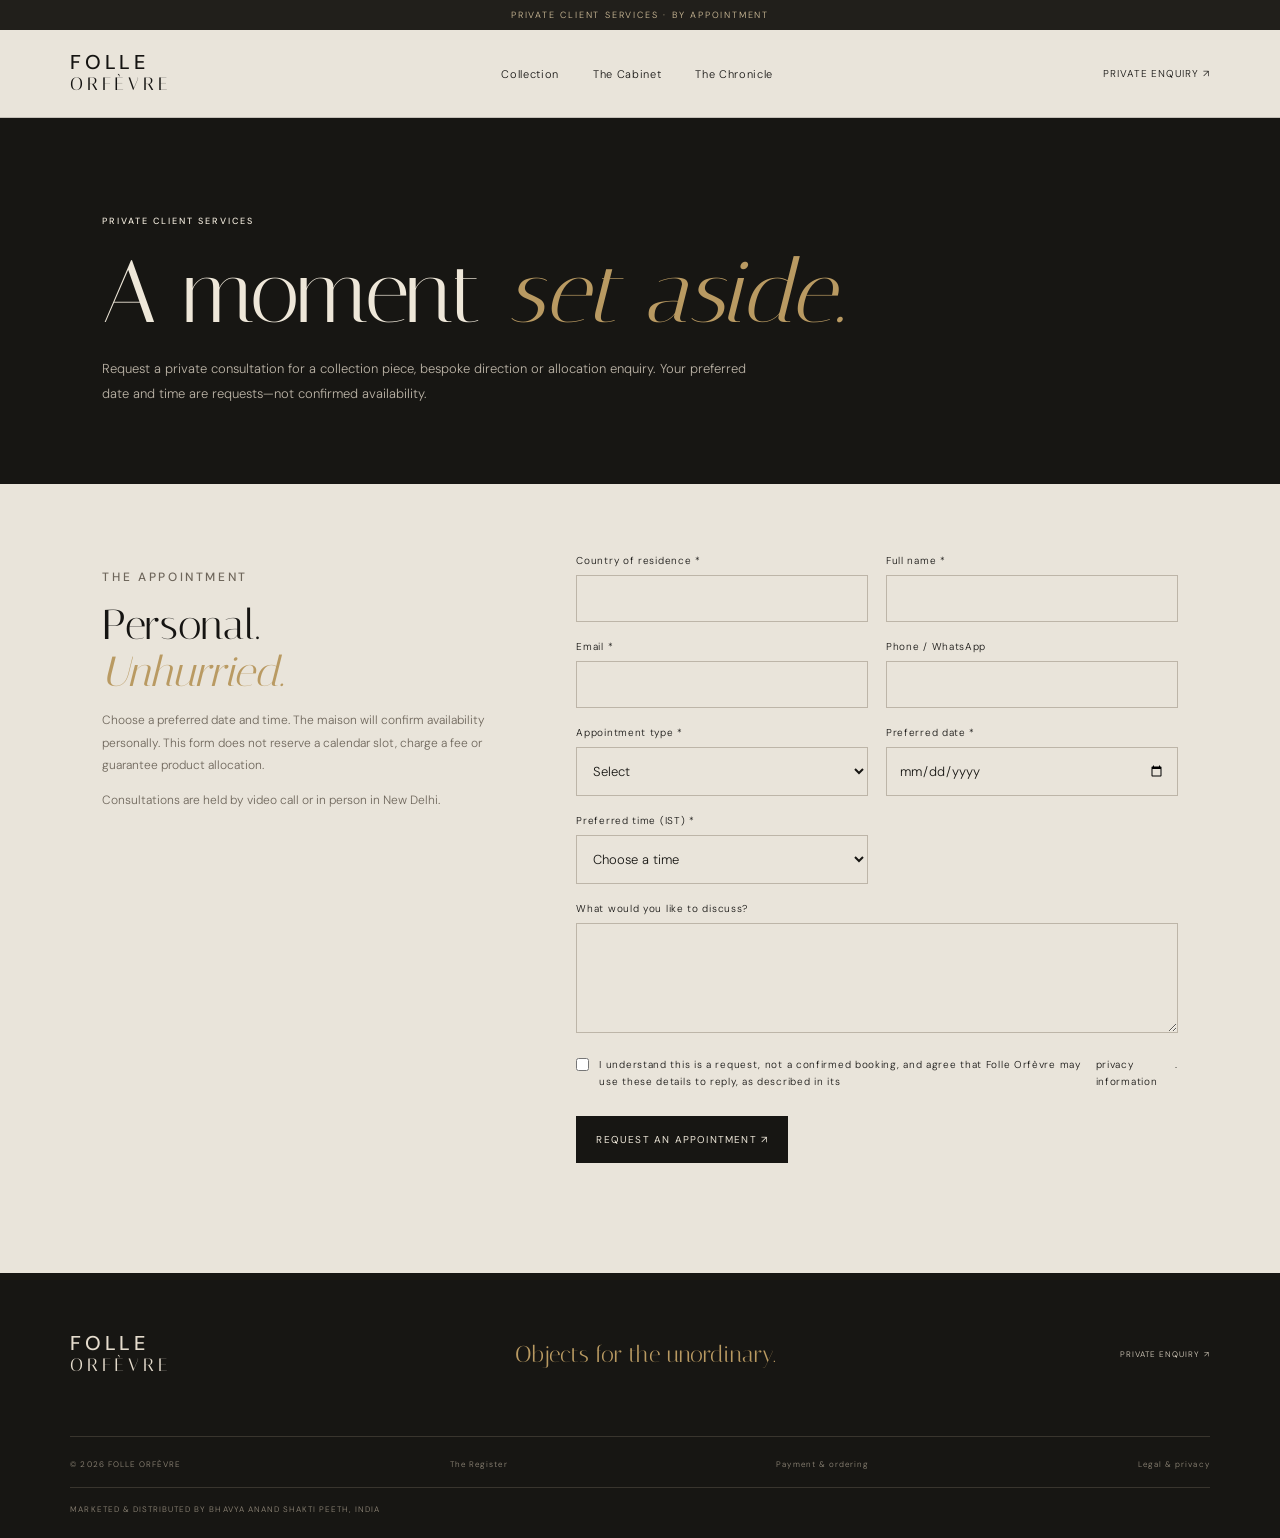
<file: booking.html>
<!doctype html><html lang="en"><head><meta charset="utf-8"><meta name="viewport" content="width=device-width, initial-scale=1"><meta name="robots" content="index, follow"><title>Private Appointments — Folle Orfèvre</title><link rel="stylesheet" href="/styles.css"><link rel="icon" href="/assets/mark.svg"></head><body><div class="announcement">PRIVATE CLIENT SERVICES · BY APPOINTMENT</div><header class="site-header"><a class="wordmark" href="/"><span>FOLLE</span><i>ORFÈVRE</i></a><nav class="nav"><a href="/#collection">Collection</a><a href="/atelier.html">The Cabinet</a><a href="/chronicle.html">The Chronicle</a></nav><a class="header-link" href="/enquire.html">Private enquiry ↗</a></header><section class="service-hero"><p class="eyebrow">PRIVATE CLIENT SERVICES</p><h1>A moment <em>set aside.</em></h1><p>Request a private consultation for a collection piece, bespoke direction or allocation enquiry. Your preferred date and time are requests—not confirmed availability.</p></section><main class="service-wrap"><aside class="service-aside"><p class="eyebrow">THE APPOINTMENT</p><h2>Personal.<br><em>Unhurried.</em></h2><p>Choose a preferred date and time. The maison will confirm availability personally. This form does not reserve a calendar slot, charge a fee or guarantee product allocation.</p><p>Consultations are held by video call or in person in New Delhi.</p></aside><form class="service-form" id="booking-form"><div><label for="bcountry">Country of residence *</label><input id="bcountry" name="country" required maxlength="80" autocomplete="country-name"></div><div><label for="bname">Full name *</label><input id="bname" name="name" required maxlength="100" autocomplete="name"></div><div><label for="bemail">Email *</label><input id="bemail" name="email" type="email" required maxlength="160" autocomplete="email"></div><div><label for="bphone">Phone / WhatsApp</label><input id="bphone" name="phone" type="tel" maxlength="40"></div><div><label for="btype">Appointment type *</label><select id="btype" name="type" required><option value="">Select</option><option>Collection consultation</option><option>Bespoke creation discussion</option><option>Existing enquiry follow-up</option><option>Introduction to the maison</option></select></div><div><label for="bdate">Preferred date *</label><input id="bdate" name="date" type="date" required></div><div><label for="btime">Preferred time (IST) *</label><select id="btime" name="time" required><option value="">Choose a time</option><option>11:00–11:30</option><option>12:00–12:30</option><option>14:00–14:30</option><option>15:00–15:30</option><option>16:00–16:30</option><option>17:00–17:30</option><option>18:00–18:30</option></select></div><div class="wide"><label for="bnotes">What would you like to discuss?</label><textarea id="bnotes" name="notes" maxlength="1000"></textarea></div><div class="wide"><label class="consent"><input type="checkbox" name="privacyConsent" required> I understand this is a request, not a confirmed booking, and agree that Folle Orfèvre may use these details to reply, as described in its <a href="/legal.html">privacy information</a>.</label></div><div class="honeypot" aria-hidden="true"><input name="website" tabindex="-1" autocomplete="off"></div><div class="wide"><button type="submit" id="booking-submit">REQUEST AN APPOINTMENT ↗</button><p class="service-status" id="booking-status" role="status" aria-live="polite"></p></div></form></main><footer class="footer"><div class="footer-top"><a class="wordmark footer-wordmark" href="/"><span>FOLLE</span><i>ORFÈVRE</i></a><p>Objects for the unordinary.</p><a href="/enquire.html" class="back-top">PRIVATE ENQUIRY ↗</a></div><div class="footer-bottom"><span>© 2026 FOLLE ORFÈVRE</span><a href="/register.html">The Register</a><a href="/payment.html">Payment &amp; ordering</a><a href="/legal.html">Legal &amp; privacy</a></div><p class="marketed-by">Marketed &amp; distributed by Bhavya Anand Shakti Peeth, India</p></footer><script src="/site.js"></script><script>(()=>{const d=document.getElementById('bdate');d.min=new Date().toISOString().slice(0,10);const f=document.getElementById('booking-form'),s=document.getElementById('booking-status'),btn=document.getElementById('booking-submit');f.addEventListener('submit',async e=>{e.preventDefault();const fd=new FormData(f);s.textContent='Sending your request…';btn.disabled=true;const message=['Appointment: '+fd.get('type'),'Preferred: '+fd.get('date')+' '+fd.get('time')+' IST',fd.get('notes')||''].filter(Boolean).join('\n');try{const r=await fetch('/api/enquiry',{method:'POST',headers:{'Content-Type':'application/json'},body:JSON.stringify({name:fd.get('name'),email:fd.get('email'),country:fd.get('country'),phone:fd.get('phone'),product:'Private appointment request',message,privacyConsent:!!fd.get('privacyConsent'),website:fd.get('website')})});const data=await r.json();if(!r.ok)throw new Error(data.error||'Your request could not be sent.');f.reset();s.textContent='Thank you. Your request has been received (reference '+data.reference+'). The maison will confirm a time with you personally.';}catch(err){s.textContent=err.message==='Failed to fetch'?'We could not reach the maison just now. Please try again.':err.message;}finally{btn.disabled=false;}});})();</script></body></html>
</file>
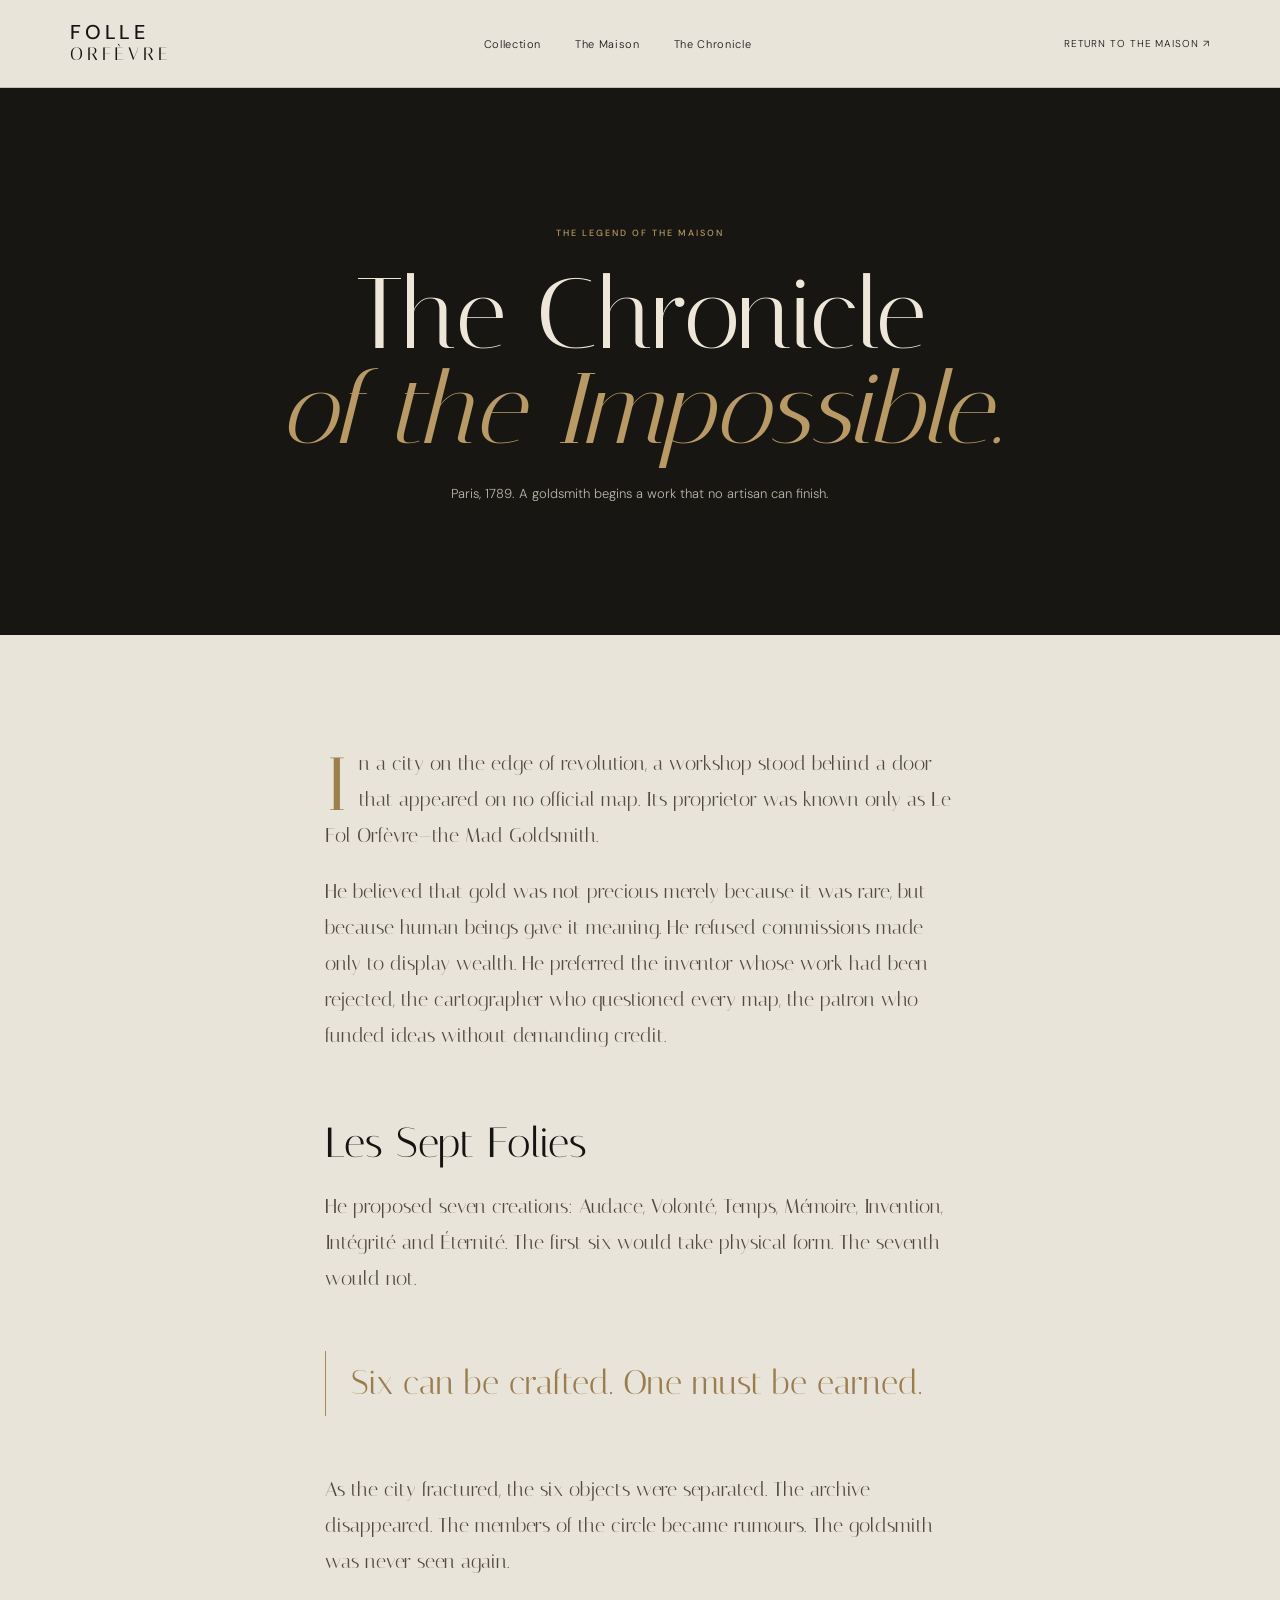
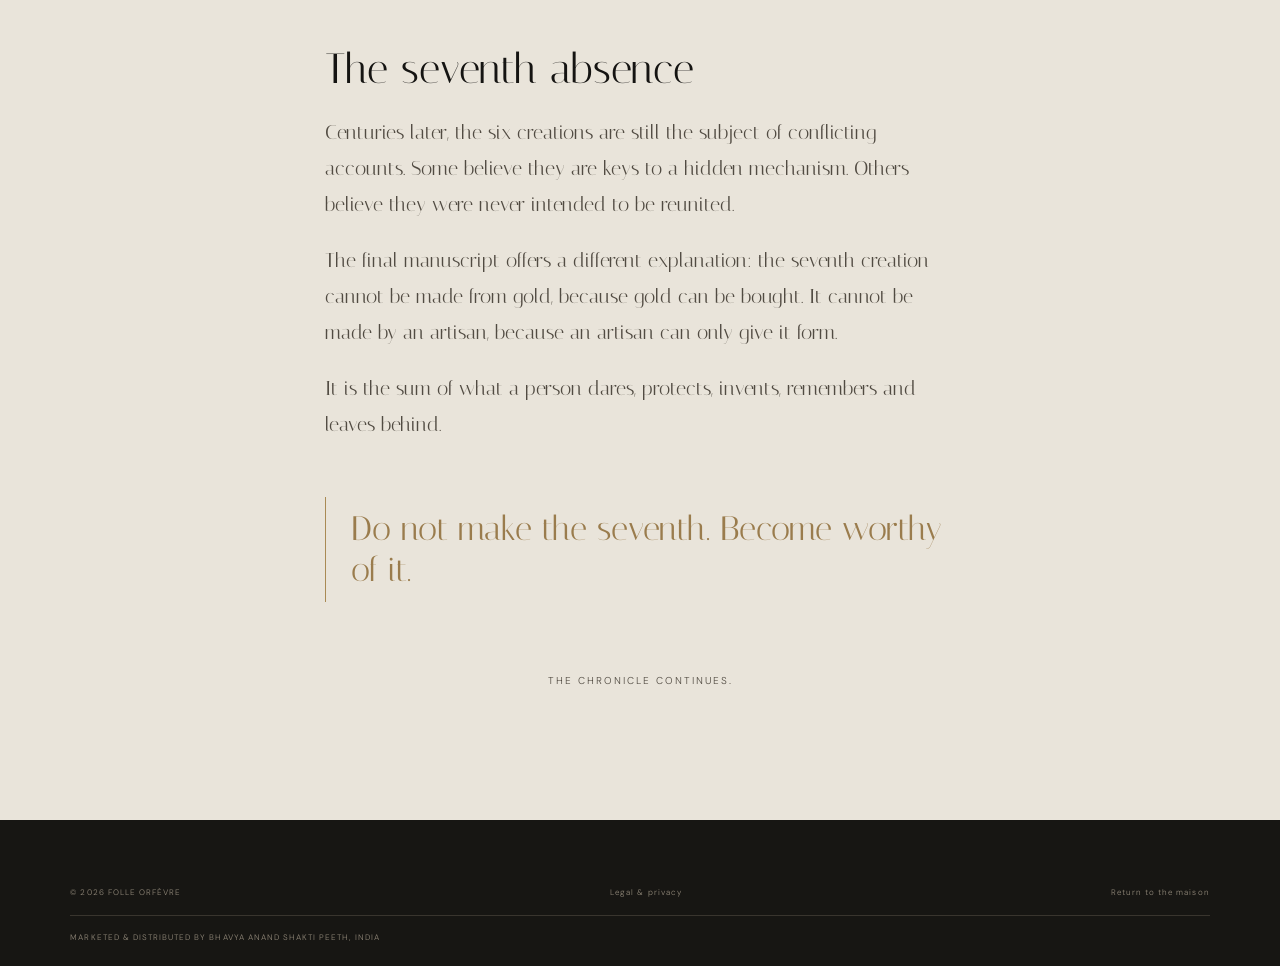
<file: chronicle.html>
<!doctype html><html lang="en"><head><meta charset="utf-8"><meta name="viewport" content="width=device-width, initial-scale=1"><meta name="robots" content="index, follow"><title>The Chronicle of the Impossible — Folle Orfèvre</title><meta name="description" content="The founding legend of Folle Orfèvre: the Mad Goldsmith, the six creations and the seventh that was never made."><link rel="stylesheet" href="/styles.css"><script defer src="/config.js"></script><script defer src="/site.js"></script></head><body class="story-page"><header class="site-header"><a class="wordmark" href="index.html"><span>FOLLE</span><i>ORFÈVRE</i></a><nav class="nav"><a href="index.html#collection">Collection</a><a href="index.html#philosophy">The Maison</a><a href="index.html#chronicle">The Chronicle</a></nav><a class="header-link" href="index.html">Return to the maison ↗</a></header><main><section class="story-hero"><p class="eyebrow">THE LEGEND OF THE MAISON</p><h1>The Chronicle<br><em>of the Impossible.</em></h1><p>Paris, 1789. A goldsmith begins a work that no artisan can finish.</p></section><article class="story-content"><p class="dropcap">In a city on the edge of revolution, a workshop stood behind a door that appeared on no official map. Its proprietor was known only as Le Fol Orfèvre—the Mad Goldsmith.</p><p>He believed that gold was not precious merely because it was rare, but because human beings gave it meaning. He refused commissions made only to display wealth. He preferred the inventor whose work had been rejected, the cartographer who questioned every map, the patron who funded ideas without demanding credit.</p><h2>Les Sept Folies</h2><p>He proposed seven creations: Audace, Volonté, Temps, Mémoire, Invention, Intégrité and Éternité. The first six would take physical form. The seventh would not.</p><blockquote>Six can be crafted. One must be earned.</blockquote><p>As the city fractured, the six objects were separated. The archive disappeared. The members of the circle became rumours. The goldsmith was never seen again.</p><h2>The seventh absence</h2><p>Centuries later, the six creations are still the subject of conflicting accounts. Some believe they are keys to a hidden mechanism. Others believe they were never intended to be reunited.</p><p>The final manuscript offers a different explanation: the seventh creation cannot be made from gold, because gold can be bought. It cannot be made by an artisan, because an artisan can only give it form.</p><p>It is the sum of what a person dares, protects, invents, remembers and leaves behind.</p><blockquote>Do not make the seventh. Become worthy of it.</blockquote><p class="story-end">THE CHRONICLE CONTINUES.</p></article></main><footer class="footer"><div class="footer-bottom"><span>© 2026 FOLLE ORFÈVRE</span><a href="legal.html">Legal &amp; privacy</a><a href="index.html">Return to the maison</a></div><p class="marketed-by">Marketed &amp; distributed by Bhavya Anand Shakti Peeth, India</p></footer></body></html>
</file>
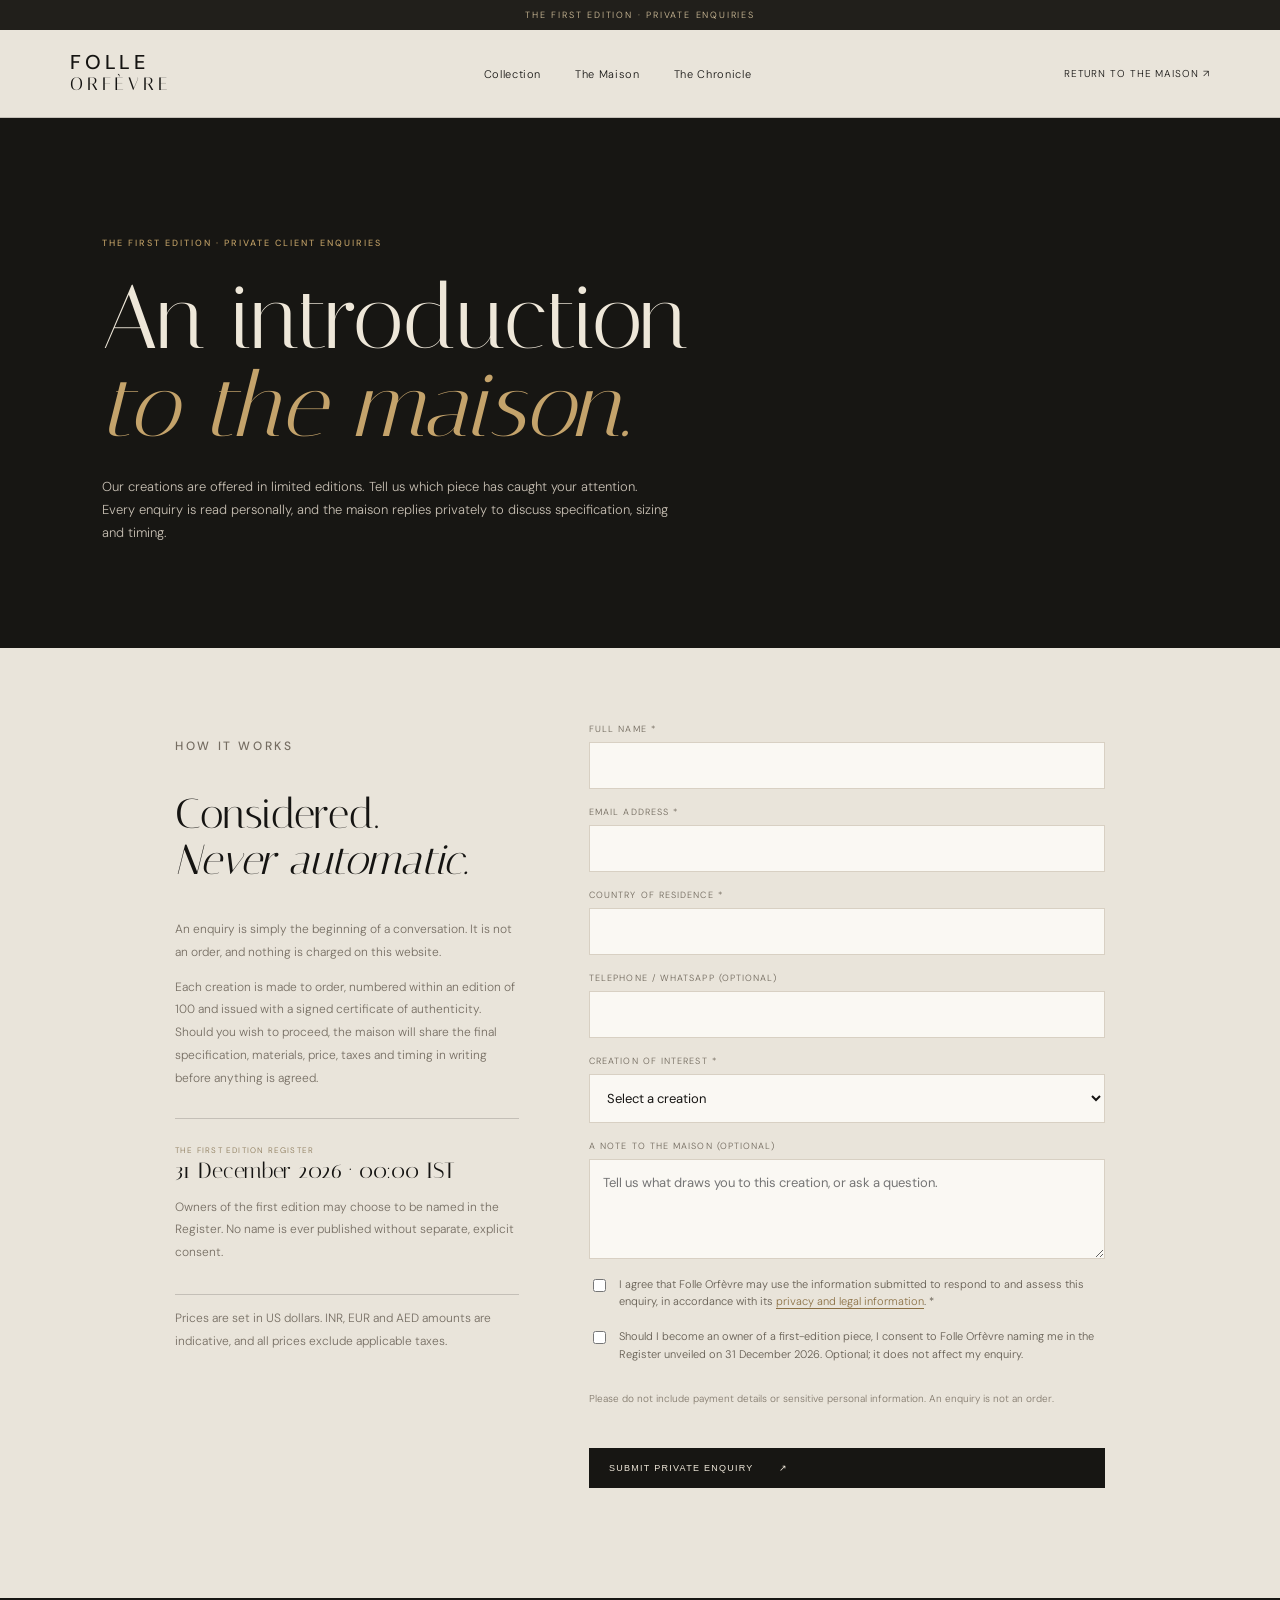
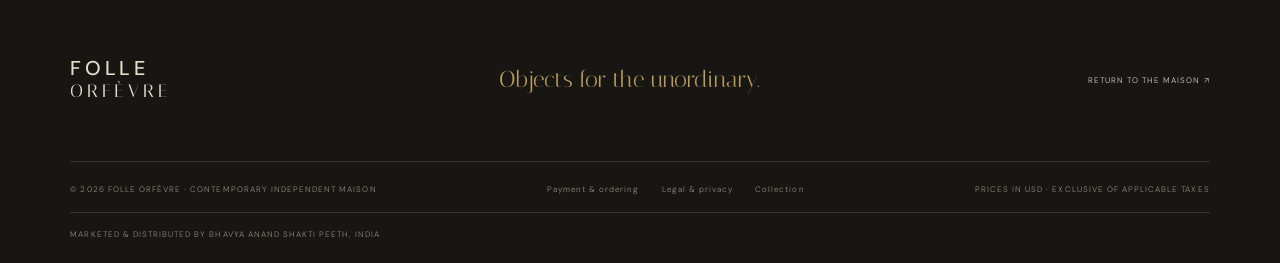
<file: enquire.html>
<!doctype html>
<html lang="en">
<head>
  <meta charset="utf-8"><meta name="viewport" content="width=device-width, initial-scale=1"><meta name="theme-color" content="#11100f">
  <title>Private Enquiry — Folle Orfèvre</title>
  <meta name="description" content="Submit a private enquiry for a limited-edition Folle Orfèvre creation. Every enquiry is read personally by the maison.">
  <meta name="robots" content="index, follow">
  <link rel="icon" href="/assets/mark.svg" type="image/svg+xml"><link rel="stylesheet" href="/styles.css">
</head>
<body>
  <div class="announcement">THE FIRST EDITION · PRIVATE ENQUIRIES</div>
  <header class="site-header"><a class="wordmark" href="index.html"><span>FOLLE</span><i>ORFÈVRE</i></a><button class="menu-toggle" aria-label="Open menu" aria-expanded="false">☰</button><nav class="nav"><a href="index.html#collection">Collection</a><a href="index.html#philosophy">The Maison</a><a href="chronicle.html">The Chronicle</a></nav><a class="header-link" href="index.html">Return to the maison ↗</a></header>
  <main>
    <section class="enquiry-hero"><p class="eyebrow">THE FIRST EDITION · PRIVATE CLIENT ENQUIRIES</p><h1>An introduction<br><em>to the maison.</em></h1><p>Our creations are offered in limited editions. Tell us which piece has caught your attention. Every enquiry is read personally, and the maison replies privately to discuss specification, sizing and timing.</p></section>
    <section class="enquiry-wrap">
      <aside class="enquiry-aside"><p class="eyebrow">HOW IT WORKS</p><h2>Considered.<br><em>Never automatic.</em></h2><p>An enquiry is simply the beginning of a conversation. It is not an order, and nothing is charged on this website.</p><p>Each creation is made to order, numbered within an edition of 100 and issued with a signed certificate of authenticity. Should you wish to proceed, the maison will share the final specification, materials, price, taxes and timing in writing before anything is agreed.</p><div class="release-date"><span>THE FIRST EDITION REGISTER</span><strong>31 December 2026 · 00:00 IST</strong><p class="form-note">Owners of the first edition may choose to be named in <a href="register.html">the Register</a>. No name is ever published without separate, explicit consent.</p></div><p class="form-note">Prices are set in US dollars. INR, EUR and AED amounts are indicative, and all prices exclude applicable taxes.</p></aside>
      <div>
        <form class="enquiry-form" id="enquiry-form">
          <div class="form-field"><label for="name">Full name *</label><input id="name" name="name" autocomplete="name" maxlength="100" required></div>
          <div class="form-field"><label for="email">Email address *</label><input id="email" name="email" type="email" autocomplete="email" maxlength="160" required></div>
          <div class="form-field"><label for="country">Country of residence *</label><input id="country" name="country" autocomplete="country-name" maxlength="80" required></div>
          <div class="form-field"><label for="phone">Telephone / WhatsApp (optional)</label><input id="phone" name="phone" type="tel" autocomplete="tel" maxlength="40"></div>
          <div class="form-field"><label for="product">Creation of interest *</label><select id="product" name="product" required><option value="">Select a creation</option><option data-slug="LEclat-Orphique">L’Éclat Orphique</option><option data-slug="Le-Serpent-Couronne">Le Serpent Couronné</option><option data-slug="La-Clef-du-Temps">La Clef du Temps</option><option data-slug="LAstre-Noir">L’Astre Noir</option><option data-slug="La-Vigne-Eternelle">La Vigne Éternelle</option><option data-slug="Le-Masque-de-Nuit">Le Masque de Nuit</option><option data-slug="La-Flamme-Voilee">La Flamme Voilée</option><option data-slug="Le-Medaillon-des-Muses">Le Médaillon des Muses</option><option>Multiple creations / General enquiry</option><option>Private appointment request</option></select></div>
          <div class="form-field"><label for="message">A note to the maison (optional)</label><textarea id="message" name="message" maxlength="1200" placeholder="Tell us what draws you to this creation, or ask a question."></textarea></div>
          <div class="honeypot" aria-hidden="true"><label for="website">Leave this field empty</label><input id="website" name="website" tabindex="-1" autocomplete="off"></div>
          <label class="consent-row"><input type="checkbox" name="privacyConsent" value="yes" required><span>I agree that Folle Orfèvre may use the information submitted to respond to and assess this enquiry, in accordance with its <a class="privacy-link" href="legal.html">privacy and legal information</a>. *</span></label>
                    <label class="consent-row"><input type="checkbox" name="publicNameConsent" value="yes"><span>Should I become an owner of a first-edition piece, I consent to Folle Orfèvre naming me in the Register unveiled on 31 December 2026. Optional; it does not affect my enquiry.</span></label>
          <p class="form-note">Please do not include payment details or sensitive personal information. An enquiry is not an order.</p>
          <button class="button-dark enquiry-submit" id="submit-button" type="submit">Submit private enquiry <span>↗</span></button>
          <div class="form-status" id="form-status" role="status" aria-live="polite"></div>
        </form>
      </div>
    </section>
  </main>
  <footer class="footer"><div class="footer-top"><a class="wordmark footer-wordmark" href="index.html"><span>FOLLE</span><i>ORFÈVRE</i></a><p>Objects for the unordinary.</p><a href="index.html" class="back-top">RETURN TO THE MAISON ↗</a></div><div class="footer-bottom"><span>© 2026 FOLLE ORFÈVRE · CONTEMPORARY INDEPENDENT MAISON</span><div><a href="payment.html">Payment &amp; ordering</a><a href="legal.html">Legal &amp; privacy</a><a href="index.html#collection">Collection</a></div><span>PRICES IN USD · EXCLUSIVE OF APPLICABLE TAXES</span></div><p class="marketed-by">Marketed &amp; distributed by Bhavya Anand Shakti Peeth, India</p></footer>
  <script src="/config.js"></script><script src="/site.js"></script>
  <script>
  (() => {
    const form=document.getElementById('enquiry-form'), status=document.getElementById('form-status'), button=document.getElementById('submit-button');
    const params=new URLSearchParams(location.search), requested=params.get('product');
    if(requested){const option=[...document.getElementById('product').options].find(o=>o.dataset.slug===requested||o.text===requested);if(option)option.selected=true;}
    form.addEventListener('submit',async e=>{
      e.preventDefault(); status.classList.add('is-visible'); status.textContent='Submitting your enquiry securely…'; button.disabled=true;
      const fd=new FormData(form); const payload={name:fd.get('name'),email:fd.get('email'),country:fd.get('country'),phone:fd.get('phone'),product:fd.get('product'),message:fd.get('message'),privacyConsent:fd.get('privacyConsent')==='yes',publicNameConsent:fd.get('publicNameConsent')==='yes',website:fd.get('website')};
      try{const response=await fetch('/api/enquiry',{method:'POST',headers:{'Content-Type':'application/json'},body:JSON.stringify(payload)});const data=await response.json();if(!response.ok)throw new Error(data.error||'The enquiry could not be submitted.');form.reset();status.textContent='Your enquiry has been received. Reference: '+data.reference+'. The maison will reply privately, usually within 48 hours.';}
      catch(err){status.textContent=err.message==='Failed to fetch'?'We could not reach the maison just now. Please check your connection and try again.':err.message;}
      finally{button.disabled=false;}
    });
  })();
  </script>
</body></html>
</file>
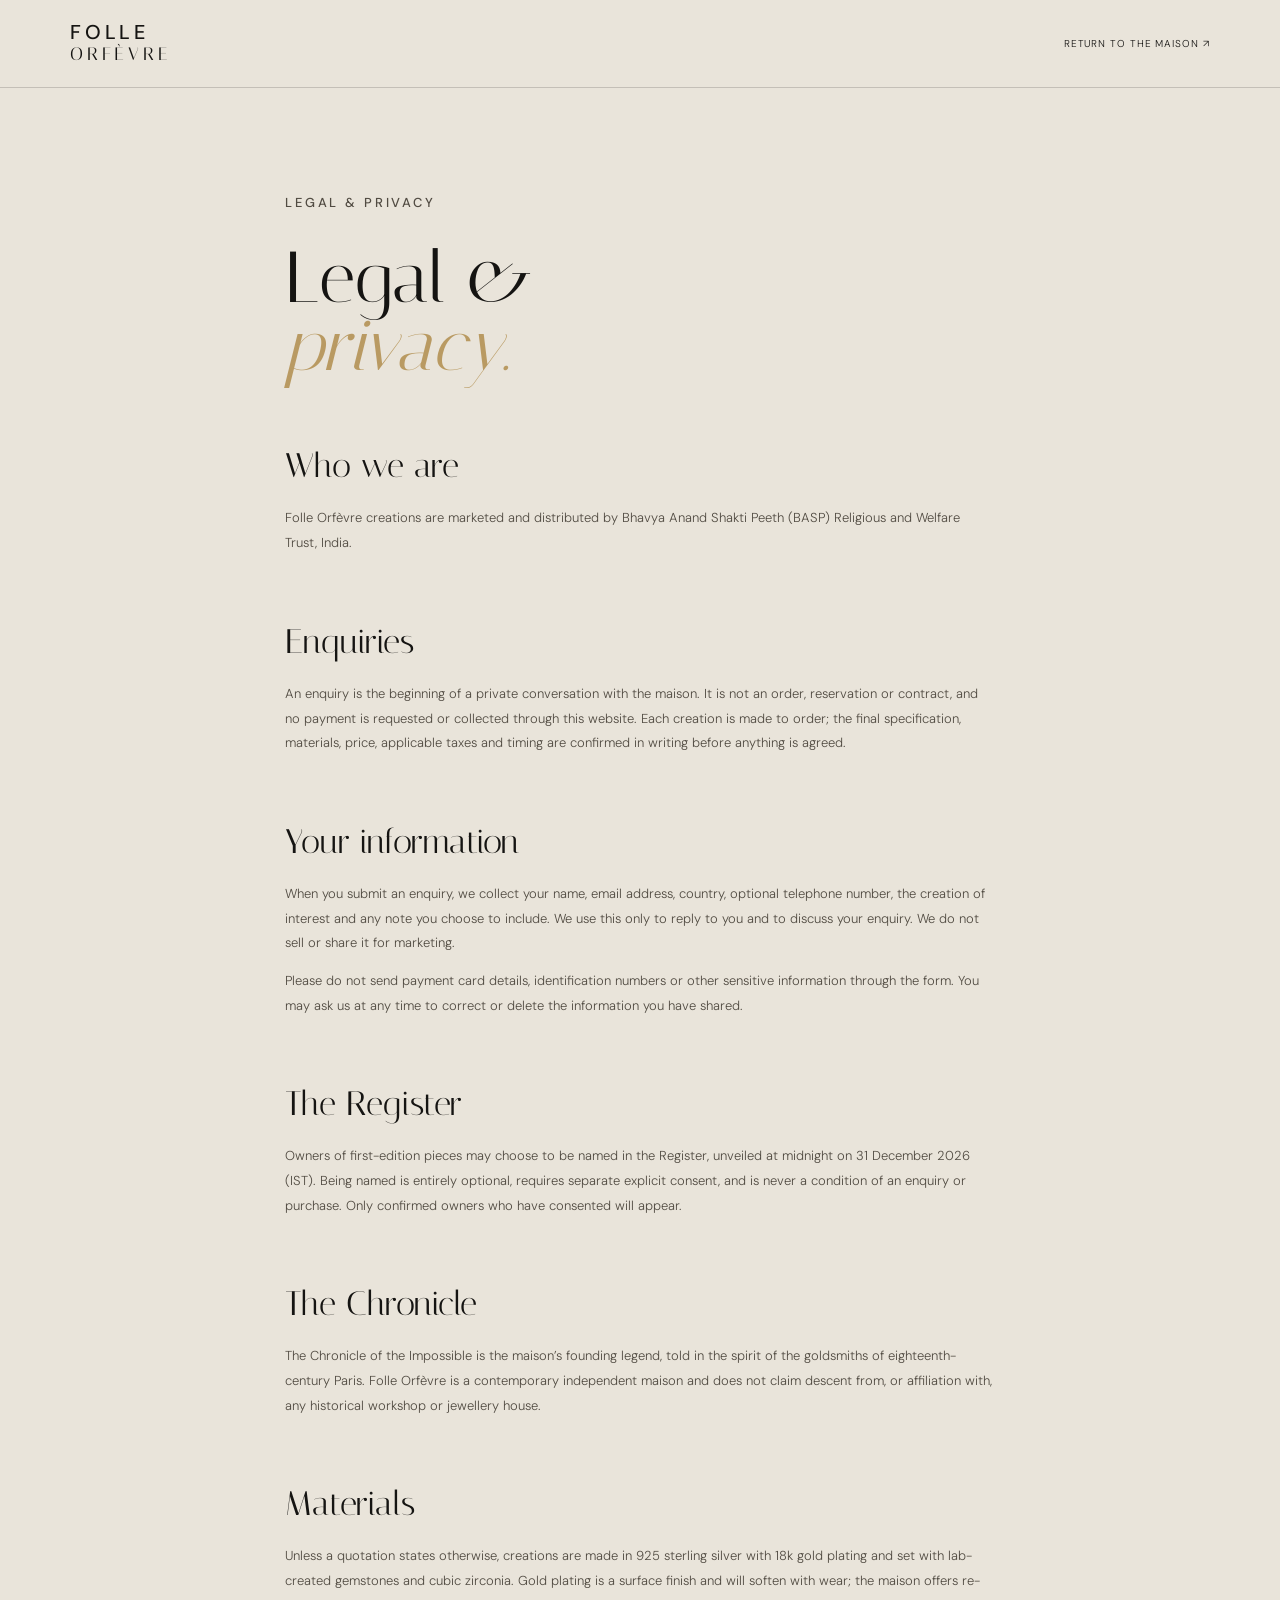
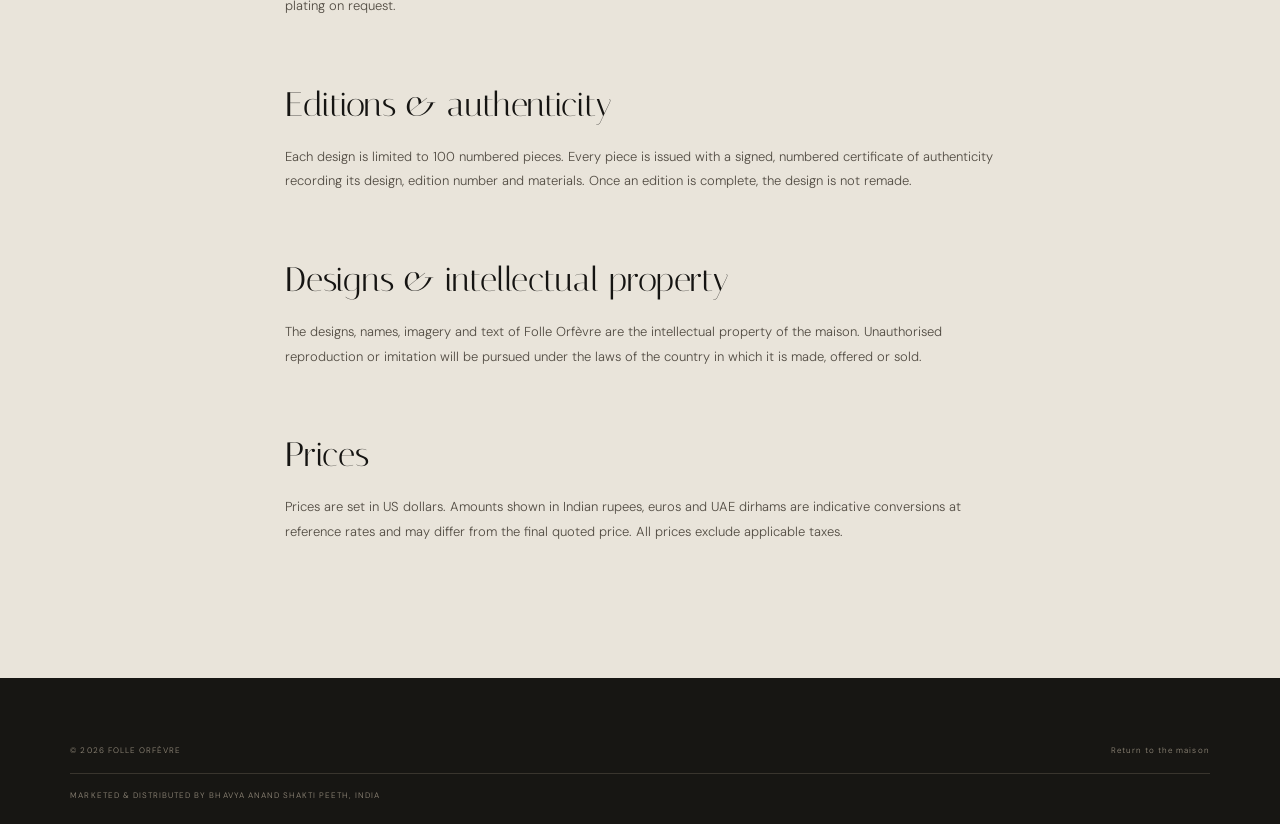
<file: legal.html>
<!doctype html><html lang="en"><head><meta charset="utf-8"><meta name="viewport" content="width=device-width, initial-scale=1"><meta name="robots" content="index, follow"><meta name="description" content="Legal, privacy, materials and authenticity information for Folle Orfèvre."><title>Legal & Privacy Information — Folle Orfèvre</title><link rel="stylesheet" href="/styles.css"></head><body><header class="site-header"><a class="wordmark" href="index.html"><span>FOLLE</span><i>ORFÈVRE</i></a><a class="header-link" href="index.html">Return to the maison ↗</a></header><main class="legal-content"><p class="eyebrow">LEGAL &amp; PRIVACY</p><h1>Legal &amp;<br><em>privacy.</em></h1><h2>Who we are</h2><p>Folle Orfèvre creations are marketed and distributed by Bhavya Anand Shakti Peeth (BASP) Religious and Welfare Trust, India.</p><h2>Enquiries</h2><p>An enquiry is the beginning of a private conversation with the maison. It is not an order, reservation or contract, and no payment is requested or collected through this website. Each creation is made to order; the final specification, materials, price, applicable taxes and timing are confirmed in writing before anything is agreed.</p><h2>Your information</h2><p>When you submit an enquiry, we collect your name, email address, country, optional telephone number, the creation of interest and any note you choose to include. We use this only to reply to you and to discuss your enquiry. We do not sell or share it for marketing.</p><p>Please do not send payment card details, identification numbers or other sensitive information through the form. You may ask us at any time to correct or delete the information you have shared.</p><h2>The Register</h2><p>Owners of first-edition pieces may choose to be named in the Register, unveiled at midnight on 31 December 2026 (IST). Being named is entirely optional, requires separate explicit consent, and is never a condition of an enquiry or purchase. Only confirmed owners who have consented will appear.</p><h2>The Chronicle</h2><p>The Chronicle of the Impossible is the maison’s founding legend, told in the spirit of the goldsmiths of eighteenth-century Paris. Folle Orfèvre is a contemporary independent maison and does not claim descent from, or affiliation with, any historical workshop or jewellery house.</p><h2>Materials</h2><p>Unless a quotation states otherwise, creations are made in 925 sterling silver with 18k gold plating and set with lab-created gemstones and cubic zirconia. Gold plating is a surface finish and will soften with wear; the maison offers re-plating on request.</p><h2>Editions &amp; authenticity</h2><p>Each design is limited to 100 numbered pieces. Every piece is issued with a signed, numbered certificate of authenticity recording its design, edition number and materials. Once an edition is complete, the design is not remade.</p><h2>Designs &amp; intellectual property</h2><p>The designs, names, imagery and text of Folle Orfèvre are the intellectual property of the maison. Unauthorised reproduction or imitation will be pursued under the laws of the country in which it is made, offered or sold.</p><h2>Prices</h2><p>Prices are set in US dollars. Amounts shown in Indian rupees, euros and UAE dirhams are indicative conversions at reference rates and may differ from the final quoted price. All prices exclude applicable taxes.</p></main><footer class="footer"><div class="footer-bottom"><span>© 2026 FOLLE ORFÈVRE</span><a href="index.html">Return to the maison</a></div><p class="marketed-by">Marketed &amp; distributed by Bhavya Anand Shakti Peeth, India</p></footer></body></html>
</file>
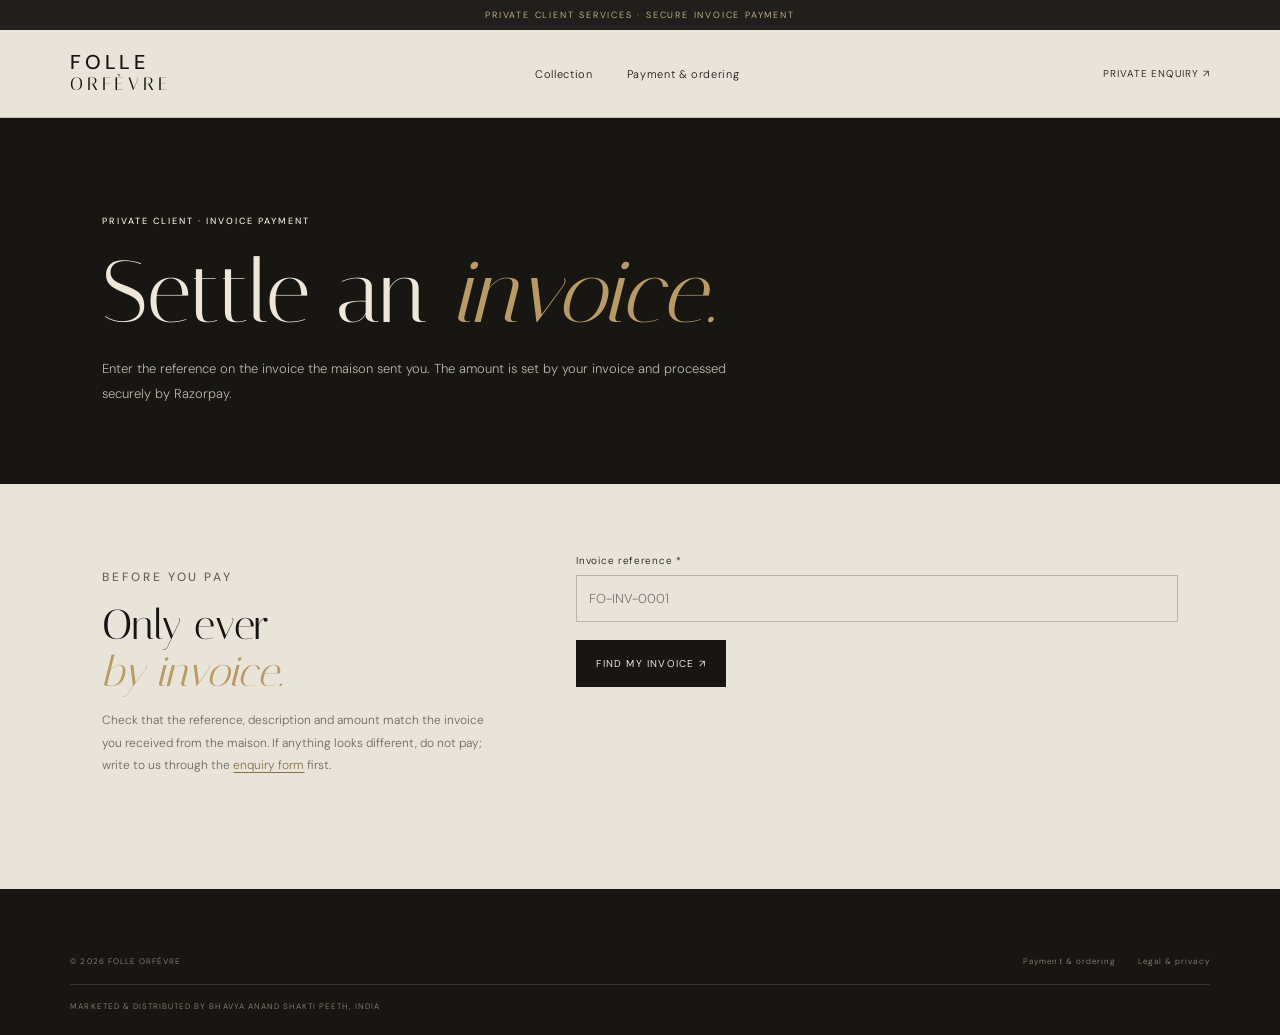
<file: pay.html>
<!doctype html><html lang="en"><head><meta charset="utf-8"><meta name="viewport" content="width=device-width, initial-scale=1"><meta name="theme-color" content="#11100f"><meta name="robots" content="noindex, nofollow"><title>Pay an Invoice — Folle Orfèvre</title><link rel="stylesheet" href="/styles.css"><link rel="icon" href="/assets/mark.svg" type="image/svg+xml"></head><body>
<div class="announcement">PRIVATE CLIENT SERVICES · SECURE INVOICE PAYMENT</div>
<header class="site-header"><a class="wordmark" href="/"><span>FOLLE</span><i>ORFÈVRE</i></a><button class="menu-toggle" aria-label="Open menu" aria-expanded="false">☰</button><nav class="nav"><a href="/#collection">Collection</a><a href="/payment.html">Payment &amp; ordering</a></nav><a class="header-link" href="/enquire.html">Private enquiry ↗</a></header>
<section class="service-hero"><p class="eyebrow">PRIVATE CLIENT · INVOICE PAYMENT</p><h1>Settle an <em>invoice.</em></h1><p>Enter the reference on the invoice the maison sent you. The amount is set by your invoice and processed securely by Razorpay.</p></section>
<main class="service-wrap">
<aside class="service-aside"><p class="eyebrow">BEFORE YOU PAY</p><h2>Only ever<br><em>by invoice.</em></h2><p>Check that the reference, description and amount match the invoice you received from the maison. If anything looks different, do not pay; write to us through the <a class="privacy-link" href="/enquire.html">enquiry form</a> first.</p></aside>
<div>
<form class="service-form" id="lookup-form"><div class="wide"><label for="ref">Invoice reference *</label><input id="ref" name="ref" required maxlength="40" placeholder="FO-INV-0001" autocomplete="off"></div><div class="wide"><button type="submit">FIND MY INVOICE ↗</button></div></form>
<div class="pay-invoice" id="invoice" hidden>
<p class="eyebrow">INVOICE <span id="inv-ref"></span></p>
<h3 id="inv-desc"></h3>
<p class="pay-for">For <span id="inv-name"></span></p>
<p class="pay-amount" id="inv-amount"></p>
<button class="button button-dark" id="pay-button" type="button">Pay securely <span>↗</span></button>
<p class="form-note">Payments are processed by Razorpay. Cards, UPI and net banking are accepted. Folle Orfèvre never sees your card details.</p>
</div>
<p class="service-status" id="pay-status" role="status" aria-live="polite"></p>
</div>
</main>
<footer class="footer"><div class="footer-bottom"><span>© 2026 FOLLE ORFÈVRE</span><div><a href="/payment.html">Payment &amp; ordering</a><a href="/legal.html">Legal &amp; privacy</a></div></div><p class="marketed-by">Marketed &amp; distributed by Bhavya Anand Shakti Peeth, India</p></footer>
<script src="/site.js"></script>
<script src="https://checkout.razorpay.com/v1/checkout.js"></script>
<script>
(() => {
  const $ = id => document.getElementById(id);
  const status = $('pay-status'), box = $('invoice'), payBtn = $('pay-button');
  let invoice = null;
  const say = msg => { status.textContent = msg; };
  const money = (amount, currency) => {
    try { return new Intl.NumberFormat(currency === 'INR' ? 'en-IN' : 'en-US', { style: 'currency', currency }).format(amount / 100); }
    catch { return currency + ' ' + (amount / 100).toFixed(2); }
  };
  const post = async (url, body) => {
    const r = await fetch(url, { method: 'POST', headers: { 'Content-Type': 'application/json' }, body: JSON.stringify(body) });
    const data = await r.json().catch(() => ({}));
    if (!r.ok) throw new Error(data.error || 'Something went wrong. Please try again.');
    return data;
  };

  async function lookup(ref) {
    box.hidden = true; invoice = null; say('Finding your invoice…');
    try {
      const r = await fetch('/api/invoice?ref=' + encodeURIComponent(ref));
      const data = await r.json().catch(() => ({}));
      if (!r.ok) throw new Error(data.error || 'We could not find that invoice.');
      invoice = data;
      $('inv-ref').textContent = data.reference;
      $('inv-desc').textContent = data.description;
      $('inv-name').textContent = data.clientName;
      $('inv-amount').textContent = money(data.amount, data.currency);
      box.hidden = false;
      if (data.status === 'paid') { payBtn.hidden = true; say('This invoice has already been paid. Thank you.'); }
      else if (!data.keyId) { payBtn.hidden = true; say('Online payment is not available yet. The maison will contact you.'); }
      else { payBtn.hidden = false; say(''); }
    } catch (err) { say(err.message === 'Failed to fetch' ? 'We could not reach the maison just now. Please try again.' : err.message); }
  }

  $('lookup-form').addEventListener('submit', e => { e.preventDefault(); lookup($('ref').value); });

  payBtn.addEventListener('click', async () => {
    if (!invoice) return;
    if (typeof Razorpay === 'undefined') { say('The secure payment window could not load. Please check your connection and try again.'); return; }
    payBtn.disabled = true; say('Opening secure payment…');
    try {
      const order = await post('/api/create-order', { invoice: invoice.reference });
      const rzp = new Razorpay({
        key: invoice.keyId,
        order_id: order.order_id,
        amount: order.amount,
        currency: order.currency,
        name: 'Folle Orfèvre',
        description: invoice.description,
        notes: { invoice: invoice.reference },
        theme: { color: '#171613' },
        handler: async resp => {
          say('Confirming your payment…');
          try {
            await post('/api/verify-payment', { invoice: invoice.reference, ...resp });
            payBtn.hidden = true;
            say('Payment received for ' + invoice.reference + '. Thank you — the maison will be in touch with your receipt. Payment ID: ' + resp.razorpay_payment_id);
          } catch (err) {
            say('We could not confirm this payment automatically. Please keep your payment ID (' + resp.razorpay_payment_id + ') and contact the maison.');
          } finally { payBtn.disabled = false; }
        },
        modal: { ondismiss: () => { payBtn.disabled = false; say('Payment cancelled. You have not been charged.'); } }
      });
      rzp.on('payment.failed', resp => {
        payBtn.disabled = false;
        say('The payment did not go through: ' + ((resp.error && resp.error.description) || 'please try again or use another method.'));
      });
      rzp.open();
    } catch (err) {
      payBtn.disabled = false;
      say(err.message === 'Failed to fetch' ? 'We could not reach the maison just now. Please try again.' : err.message);
    }
  });

  const initial = new URLSearchParams(location.search).get('invoice');
  if (initial) { $('ref').value = initial; lookup(initial); }
})();
</script>
</body></html>
</file>
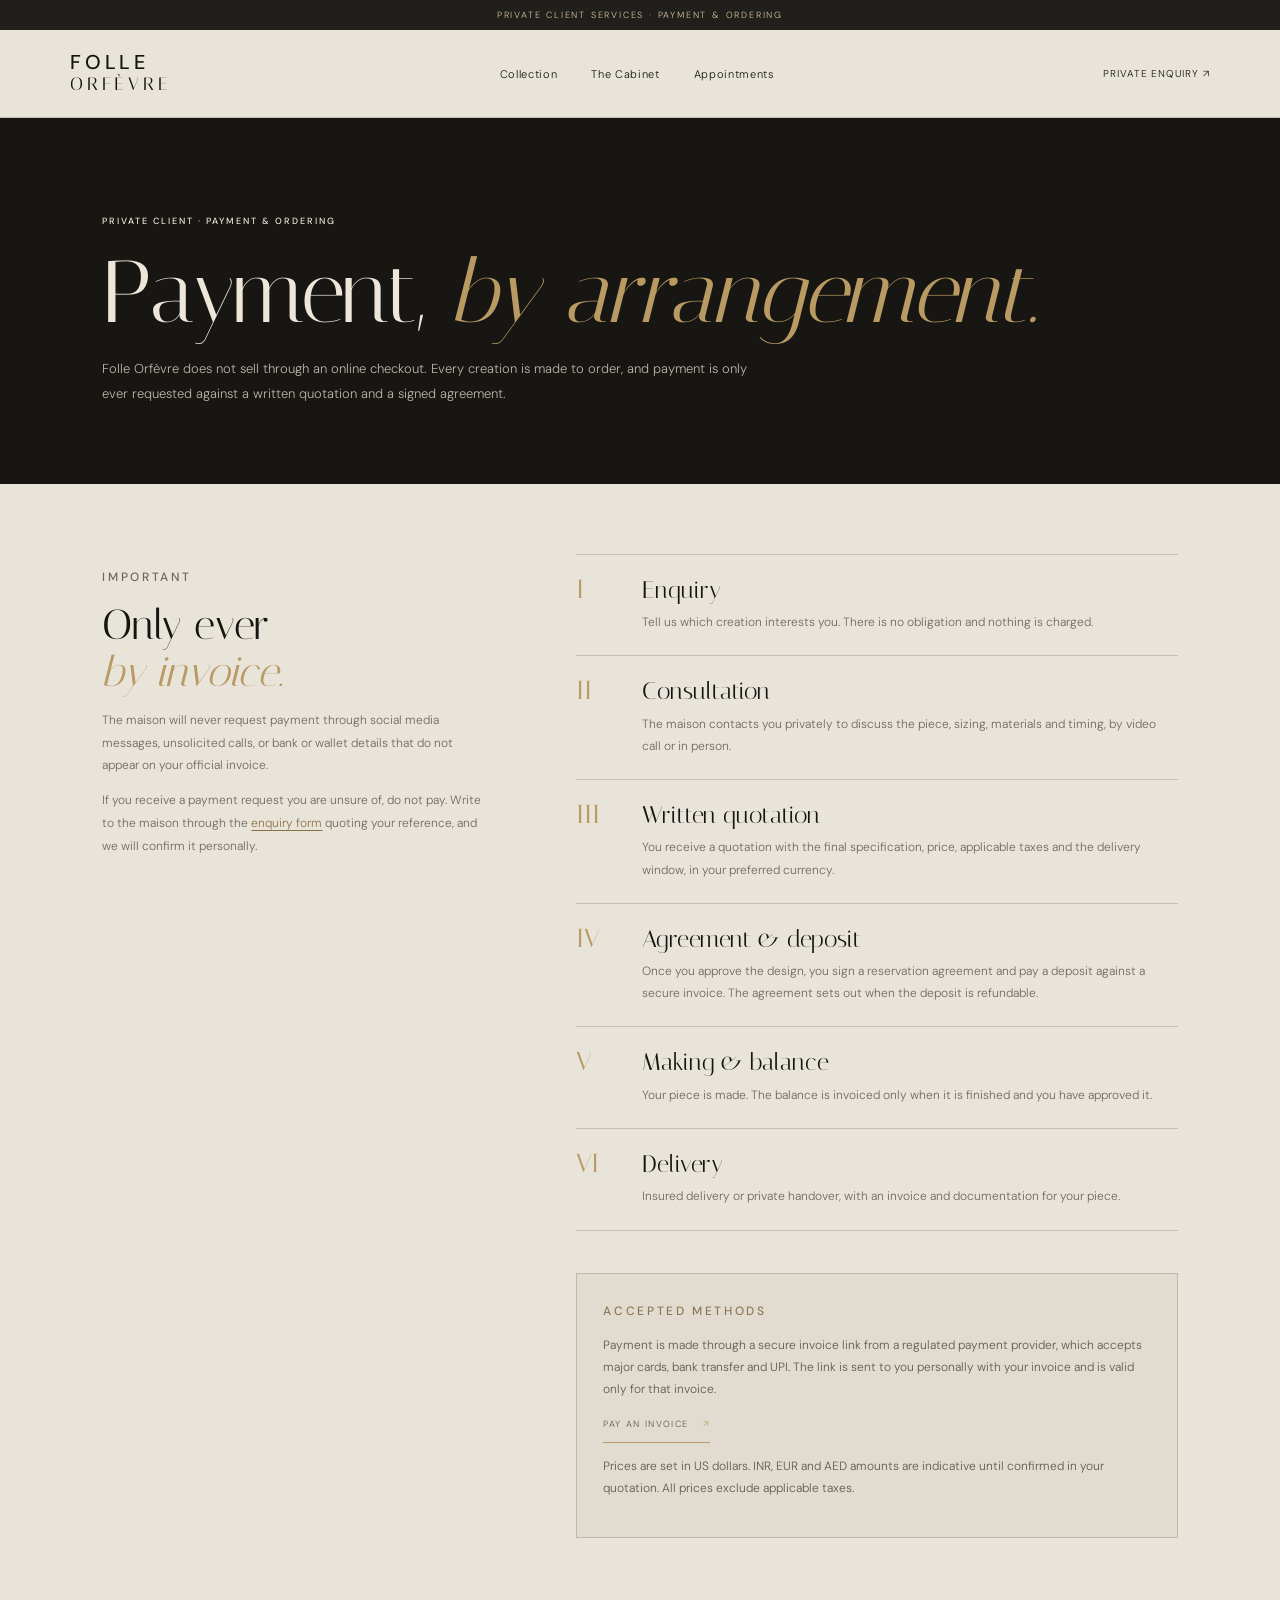
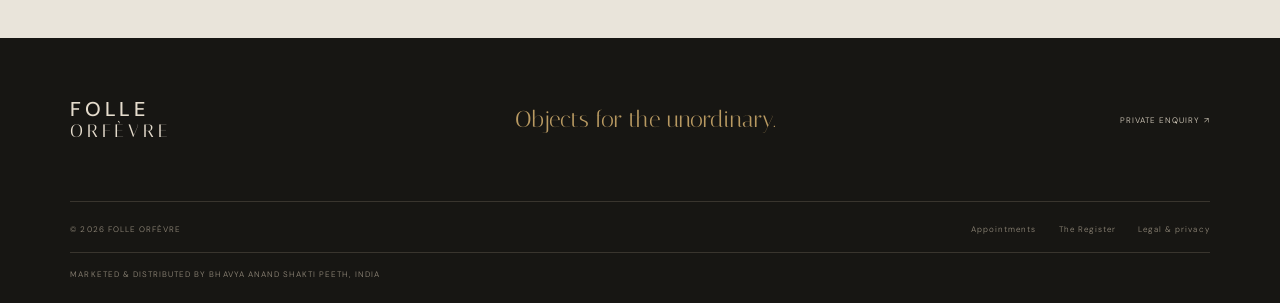
<file: payment.html>
<!doctype html><html lang="en"><head><meta charset="utf-8"><meta name="viewport" content="width=device-width, initial-scale=1"><meta name="theme-color" content="#11100f"><meta name="robots" content="index, follow"><title>Payment &amp; Ordering — Folle Orfèvre</title><meta name="description" content="How ordering and payment work at Folle Orfèvre: a written quotation, a signed agreement and a secure invoice — never an online checkout."><link rel="stylesheet" href="/styles.css"><link rel="icon" href="/assets/mark.svg" type="image/svg+xml"></head><body>
<div class="announcement">PRIVATE CLIENT SERVICES · PAYMENT &amp; ORDERING</div>
<header class="site-header"><a class="wordmark" href="/"><span>FOLLE</span><i>ORFÈVRE</i></a><button class="menu-toggle" aria-label="Open menu" aria-expanded="false">☰</button><nav class="nav"><a href="/#collection">Collection</a><a href="/atelier.html">The Cabinet</a><a href="/booking.html">Appointments</a></nav><a class="header-link" href="/enquire.html">Private enquiry ↗</a></header>
<section class="service-hero"><p class="eyebrow">PRIVATE CLIENT · PAYMENT &amp; ORDERING</p><h1>Payment, <em>by arrangement.</em></h1><p>Folle Orfèvre does not sell through an online checkout. Every creation is made to order, and payment is only ever requested against a written quotation and a signed agreement.</p></section>
<main class="service-wrap">
<aside class="service-aside"><p class="eyebrow">IMPORTANT</p><h2>Only ever<br><em>by invoice.</em></h2><p>The maison will never request payment through social media messages, unsolicited calls, or bank or wallet details that do not appear on your official invoice.</p><p>If you receive a payment request you are unsure of, do not pay. Write to the maison through the <a class="privacy-link" href="/enquire.html">enquiry form</a> quoting your reference, and we will confirm it personally.</p></aside>
<div class="pay-steps">
<ol class="steps">
<li><span>I</span><div><h3>Enquiry</h3><p>Tell us which creation interests you. There is no obligation and nothing is charged.</p></div></li>
<li><span>II</span><div><h3>Consultation</h3><p>The maison contacts you privately to discuss the piece, sizing, materials and timing, by video call or in person.</p></div></li>
<li><span>III</span><div><h3>Written quotation</h3><p>You receive a quotation with the final specification, price, applicable taxes and the delivery window, in your preferred currency.</p></div></li>
<li><span>IV</span><div><h3>Agreement &amp; deposit</h3><p>Once you approve the design, you sign a reservation agreement and pay a deposit against a secure invoice. The agreement sets out when the deposit is refundable.</p></div></li>
<li><span>V</span><div><h3>Making &amp; balance</h3><p>Your piece is made. The balance is invoiced only when it is finished and you have approved it.</p></div></li>
<li><span>VI</span><div><h3>Delivery</h3><p>Insured delivery or private handover, with an invoice and documentation for your piece.</p></div></li>
</ol>
<div class="pay-methods"><p class="eyebrow">ACCEPTED METHODS</p><p>Payment is made through a secure invoice link from a regulated payment provider, which accepts major cards, bank transfer and UPI. The link is sent to you personally with your invoice and is valid only for that invoice.</p><p><a class="text-link" href="/pay.html">Pay an invoice <span>↗</span></a></p><p class="form-note">Prices are set in US dollars. INR, EUR and AED amounts are indicative until confirmed in your quotation. All prices exclude applicable taxes.</p></div>
</div>
</main>
<footer class="footer"><div class="footer-top"><a class="wordmark footer-wordmark" href="/"><span>FOLLE</span><i>ORFÈVRE</i></a><p>Objects for the unordinary.</p><a href="/enquire.html" class="back-top">PRIVATE ENQUIRY ↗</a></div><div class="footer-bottom"><span>© 2026 FOLLE ORFÈVRE</span><div><a href="/booking.html">Appointments</a><a href="/register.html">The Register</a><a href="/legal.html">Legal &amp; privacy</a></div></div><p class="marketed-by">Marketed &amp; distributed by Bhavya Anand Shakti Peeth, India</p></footer>
<script src="/site.js"></script></body></html>
</file>
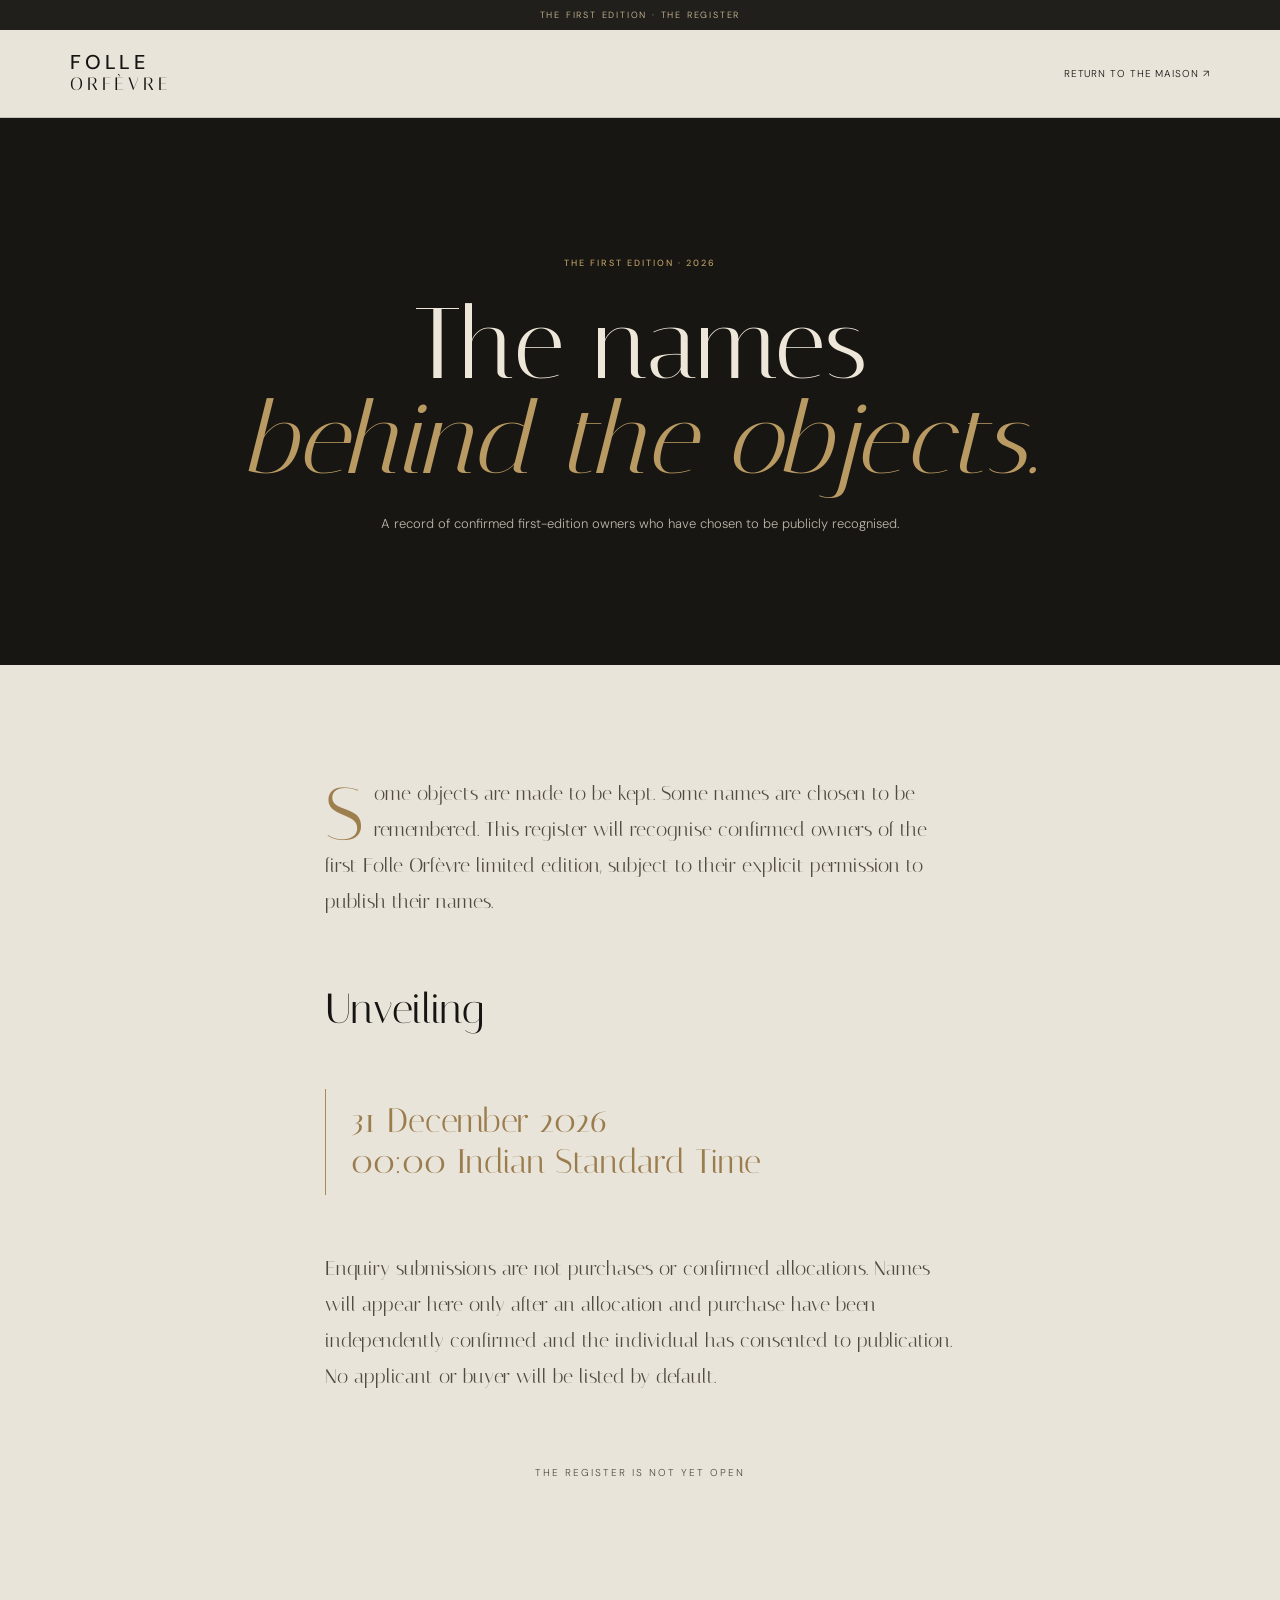
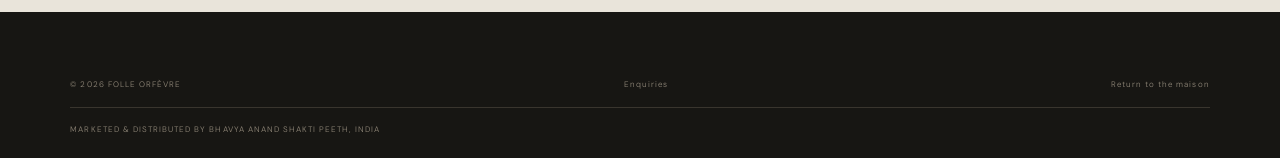
<file: register.html>
<!doctype html>
<html lang="en"><head><meta charset="utf-8"><meta name="viewport" content="width=device-width, initial-scale=1"><meta name="theme-color" content="#11100f"><title>The First Edition Register — Folle Orfèvre</title><meta name="description" content="The public register of confirmed and consenting owners of the first Folle Orfèvre limited edition."><meta name="robots" content="index, follow"><link rel="icon" href="/assets/mark.svg" type="image/svg+xml"><link rel="stylesheet" href="/styles.css"></head>
<body><div class="announcement">THE FIRST EDITION · THE REGISTER</div><header class="site-header"><a class="wordmark" href="index.html"><span>FOLLE</span><i>ORFÈVRE</i></a><a class="header-link" href="index.html">Return to the maison ↗</a></header>
<main><section class="story-hero"><p class="eyebrow">THE FIRST EDITION · 2026</p><h1>The names<br><em>behind the objects.</em></h1><p>A record of confirmed first-edition owners who have chosen to be publicly recognised.</p></section><section class="story-content"><p class="dropcap">Some objects are made to be kept. Some names are chosen to be remembered. This register will recognise confirmed owners of the first Folle Orfèvre limited edition, subject to their explicit permission to publish their names.</p><h2>Unveiling</h2><blockquote>31 December 2026<br>00:00 Indian Standard Time</blockquote><p>Enquiry submissions are not purchases or confirmed allocations. Names will appear here only after an allocation and purchase have been independently confirmed and the individual has consented to publication. No applicant or buyer will be listed by default.</p><p class="story-end">THE REGISTER IS NOT YET OPEN</p></section></main>
<footer class="footer"><div class="footer-bottom"><span>© 2026 FOLLE ORFÈVRE</span><a href="enquire.html">Enquiries</a><a href="index.html">Return to the maison</a></div><p class="marketed-by">Marketed &amp; distributed by Bhavya Anand Shakti Peeth, India</p></footer></body></html>
</file>
<file: styles.css>
@import url('https://fonts.googleapis.com/css2?family=DM+Sans:wght@300;400;500;600&family=Italiana&display=swap');
:root{--ink:#151412;--paper:#e9e4da;--paper2:#ded7ca;--gold:#b99a62;--muted:#81796d;--line:rgba(30,27,23,.18);--serif:'Italiana',Georgia,serif;--sans:'DM Sans',Arial,sans-serif}*{box-sizing:border-box}html{scroll-behavior:smooth}body{margin:0;background:var(--paper);color:var(--ink);font-family:var(--sans);font-weight:300}a{color:inherit;text-decoration:none}.announcement{height:30px;display:flex;align-items:center;justify-content:center;background:#211f1b;color:#d7c49f;font-size:9px;letter-spacing:.2em}.site-header{height:88px;padding:0 5.5vw;display:flex;align-items:center;justify-content:space-between;border-bottom:1px solid var(--line);position:relative;z-index:10;background:var(--paper)}.wordmark{display:flex;flex-direction:column;font-size:20px;line-height:.86;letter-spacing:.18em;font-weight:500}.wordmark i{font-family:var(--serif);font-size:18px;font-style:normal;letter-spacing:.22em;margin-top:6px}.nav{display:flex;gap:34px;font-size:11px;letter-spacing:.06em}.nav a,.header-link{transition:opacity .2s}.nav a:hover,.header-link:hover{opacity:.55}.header-link{font-size:10px;letter-spacing:.09em;text-transform:uppercase}.header-link span{color:var(--gold);margin-left:8px}.menu-toggle{display:none;border:0;background:none;font-size:22px}.hero{min-height:690px;background:#171613;color:#eee7d9;position:relative;overflow:hidden;padding:100px 8vw 72px;display:grid;grid-template-columns:1fr 1fr;align-items:center}.hero-grain{position:absolute;inset:0;opacity:.1;background-image:url("data:image/svg+xml,%3Csvg viewBox='0 0 180 180' xmlns='http://www.w3.org/2000/svg'%3E%3Cfilter id='n'%3E%3CfeTurbulence type='fractalNoise' baseFrequency='.8' numOctaves='4' stitchTiles='stitch'/%3E%3C/filter%3E%3Crect width='100%25' height='100%25' filter='url(%23n)' opacity='.22'/%3E%3C/svg%3E")}.hero-copy{position:relative;z-index:2;padding-bottom:30px}.eyebrow,.section-kicker{font-size:9px;letter-spacing:.22em;font-weight:500}.hero .eyebrow{color:#c3a775}.hero h1{font-family:var(--serif);font-weight:400;font-size:clamp(58px,7vw,104px);line-height:.94;letter-spacing:-.035em;margin:28px 0}.hero h1 em,.manifesto h2 em,.section-heading h2 em,.interlude h2 em,.chronicle h2 em,.craft-band h2 em,.details h2 em,.story-hero h1 em,.legal-content h1 em{font-weight:400;color:var(--gold)}.hero-lede{font-size:14px;line-height:1.8;color:#bdb5a8;max-width:350px;margin-bottom:34px}.button{display:inline-flex;align-items:center;gap:34px;padding:15px 19px;font-size:10px;letter-spacing:.1em;text-transform:uppercase}.button-light{background:#d7c49f;color:#1c1a16}.button span{font-size:16px}.hero-art{height:470px;position:relative;display:flex;align-items:center;justify-content:center}.orbit{position:absolute;border:1px solid rgba(198,164,105,.35);border-radius:50%;transform:rotate(-27deg)}.orbit-one{width:370px;height:450px}.orbit-two{width:270px;height:390px;transform:rotate(42deg)}.orbit-three{width:440px;height:260px;transform:rotate(65deg)}.sculpture{width:170px;height:310px;border-radius:48% 52% 43% 57% / 28% 36% 64% 72%;background:linear-gradient(115deg,#5f4828,#d4b77b 27%,#8b6c3e 48%,#e1c78f 65%,#6c512d);transform:rotate(24deg);box-shadow:25px 30px 80px #000;position:relative;overflow:hidden}.sculpture:before{content:"";position:absolute;width:130px;height:340px;left:25px;top:-20px;border-left:1px solid #f5dca7;transform:rotate(28deg);opacity:.7}.sculpture-cut{position:absolute;width:100px;height:240px;left:34px;top:38px;border:1px solid rgba(40,30,18,.65);border-radius:50%;transform:rotate(-32deg)}.sculpture-core{position:absolute;width:70px;height:170px;left:48px;top:73px;border-radius:50%;background:linear-gradient(90deg,#49351e,#b6975e,#49351e);opacity:.65}.hero-caption{position:absolute;bottom:10px;left:5%;right:5%;display:flex;justify-content:space-between;color:#9e927d;font-size:8px;letter-spacing:.18em}.hero-bottom{position:absolute;bottom:25px;left:8vw;right:8vw;display:flex;justify-content:space-between;color:#857b6b;font-size:8px;letter-spacing:.17em}.section-wrap{padding:120px 10vw}.manifesto{display:grid;grid-template-columns:1fr 2.5fr;gap:40px}.section-kicker{color:#8d7854}.manifesto-main .eyebrow,.chronicle .eyebrow{color:#92794e}.manifesto h2,.section-heading h2,.interlude h2,.chronicle h2,.craft-band h2,.details h2{font-family:var(--serif);font-size:clamp(44px,5.2vw,74px);font-weight:400;line-height:1.04;letter-spacing:-.02em;margin:24px 0 45px}.manifesto-bottom{display:grid;grid-template-columns:1fr 1fr;gap:45px;max-width:760px;margin-left:auto}.manifesto-bottom p,.chronicle-copy p,.details-inner p{font-size:13px;line-height:1.9;color:#625c53}.collection{background:#ded8cd;padding-top:110px}.section-heading{display:flex;justify-content:space-between;align-items:end;margin-bottom:42px}.section-heading h2{margin-bottom:0}.section-heading>p{max-width:250px;font-size:12px;line-height:1.8;color:#70695f}.currency-note{font-size:8px;letter-spacing:.15em;color:#8a795d;border-top:1px solid var(--line);border-bottom:1px solid var(--line);padding:13px 0;margin-bottom:24px}.product-grid{display:grid;grid-template-columns:repeat(4,1fr);gap:34px 18px}.product-card{min-width:0}.product-art{height:280px;position:relative;overflow:hidden;background:#c8c0b2;display:flex;align-items:center;justify-content:center}.product-art:after{content:"";position:absolute;inset:0;background:radial-gradient(ellipse at 50% 45%,transparent 10%,rgba(31,27,21,.12) 100%)}.art-number{position:absolute;top:15px;left:16px;font-family:var(--serif);font-size:16px;color:#786b56}.art-label{position:absolute;bottom:14px;left:16px;font-size:8px;letter-spacing:.2em;color:#6d604c}.ring-shape{width:110px;height:110px;border:13px solid #a98a54;border-radius:50%;transform:rotate(-25deg);box-shadow:inset 3px 3px 7px #ead7a6,5px 12px 20px #766344;position:relative}.ring-shape:before{content:"";position:absolute;top:-26px;left:23px;width:38px;height:32px;border:2px solid #e0c48a;background:#8f7448;transform:rotate(20deg);box-shadow:0 4px 8px #79613c}.art-cuff .cuff-shape{width:165px;height:120px;border:17px solid #9e804e;border-radius:50%;transform:rotate(-30deg);border-left-color:transparent;box-shadow:5px 15px 20px #81745f}.pendant-shape{width:100px;height:100px;border:10px solid #a98a54;border-radius:44% 56% 60% 40%;transform:rotate(38deg);box-shadow:8px 12px 18px #81745f}.pendant-shape:before{content:"";position:absolute;width:2px;height:70px;background:#a98a54;left:38px;top:-76px;transform:rotate(-38deg)}.locket-shape{width:120px;height:145px;border:10px solid #9e804e;border-radius:50% 50% 45% 45%;transform:rotate(12deg);box-shadow:7px 12px 20px #81745f}.locket-shape:before{content:"";position:absolute;left:35px;top:42px;width:28px;height:40px;border:1px solid #e3c78e;border-radius:50%}.earring-one,.earring-two{width:54px;height:90px;border:8px solid #a98a54;border-radius:50%;transform:rotate(22deg);margin:0 10px;box-shadow:5px 8px 12px #81745f}.earring-two{transform:rotate(-22deg) translateY(20px)}.seal-shape{width:105px;height:125px;background:linear-gradient(130deg,#6b532e,#d0b276,#80623a);clip-path:polygon(50% 0,100% 20%,85% 80%,50% 100%,15% 80%,0 20%);filter:drop-shadow(8px 12px 9px #766344)}.seal-shape:after{content:""}.medallion-shape{width:150px;height:150px;border-radius:50%;border:12px double #a18350;background:radial-gradient(circle,#d2b477 0 22%,#92713f 23% 28%,#c4a36b 29% 50%,#80633a 51%);box-shadow:8px 12px 20px #766344}.form-shape{width:125px;height:160px;background:linear-gradient(120deg,#6f542f,#d2b779,#86673d);border-radius:58% 42% 38% 62% / 48% 35% 65% 52%;transform:rotate(35deg);box-shadow:12px 18px 22px #78694f}.form-shape:after{content:"";position:absolute;width:70px;height:120px;border:1px solid #4c3c24;border-radius:50%;left:28px;top:20px}.product-info{padding:15px 2px 0}.product-meta{display:flex;justify-content:space-between;color:#8b7b60;font-size:7px;letter-spacing:.14em}.product-info h3{font-family:var(--serif);font-size:23px;font-weight:400;margin:12px 0 7px}.product-info p{font-size:10px;line-height:1.7;color:#70695f;min-height:50px;margin:0 0 14px}.price{display:flex;justify-content:space-between;align-items:baseline;border-top:1px solid var(--line);padding-top:10px}.price strong{font-size:13px;font-weight:500}.price span{font-size:9px;color:#837968}.catalogue-disclaimer{font-size:9px;line-height:1.7;color:#776f64;margin-top:36px;max-width:800px}.interlude{background:#171613;color:#eee7d9;text-align:center;padding:110px 20px 120px}.interlude-mark{font-family:var(--serif);font-size:80px;color:#b99a62;line-height:1}.interlude .eyebrow{color:#b99a62;margin-top:10px}.interlude h2{margin:26px 0 30px}.text-link{display:inline-block;font-size:9px;letter-spacing:.15em;text-transform:uppercase;border-bottom:1px solid #b99a62;padding-bottom:9px}.text-link span{color:#b99a62;margin-left:10px}.chronicle-layout{display:grid;grid-template-columns:1.1fr 1fr;gap:12vw;margin-top:35px}.chronicle h2{font-size:clamp(42px,4.7vw,66px)}.chronicle-copy{padding-top:15px}.chronicle-copy p{margin:0 0 22px}.chronicle-copy .text-link{margin-top:12px}.craft-band{background:#c8bda9;padding:100px 10vw;position:relative;overflow:hidden}.craft-band:after{content:"◯";font-family:var(--serif);font-size:450px;position:absolute;right:4vw;top:-110px;color:rgba(100,78,45,.08)}.craft-band-inner{position:relative;z-index:1;max-width:520px}.craft-band h2{margin:22px 0}.craft-band-inner>p:last-child{font-size:12px;line-height:1.8;max-width:340px;color:#62594c}.details{display:grid;grid-template-columns:1fr 2fr;gap:40px}.details-inner{max-width:600px}.details h2{margin-top:20px}.details-inner p{max-width:430px}.status-line{display:inline-flex;align-items:center;gap:10px;font-size:8px;letter-spacing:.16em;color:#8a7858;margin-top:25px}.status-line i{width:6px;height:6px;background:#a88b58;border-radius:50%}.footer{background:#171613;color:#ddd4c4;padding:45px 5.5vw 24px}.footer-top{display:flex;align-items:center;justify-content:space-between;padding-bottom:45px;border-bottom:1px solid #39352e}.footer-wordmark{color:#e5dccd}.footer-top p{font-family:var(--serif);font-size:23px;color:#b99a62}.back-top,.footer-bottom{font-size:8px;letter-spacing:.13em}.footer-bottom{display:flex;justify-content:space-between;gap:20px;color:#948b7c;padding-top:22px}.footer-bottom div{display:flex;gap:22px}.footer-bottom a:hover{color:#d5bd91}.story-hero{background:#171613;color:#eee7d9;text-align:center;padding:130px 20px 120px}.story-hero .eyebrow{color:#b99a62}.story-hero h1,.legal-content h1{font-family:var(--serif);font-size:clamp(56px,8vw,100px);font-weight:400;line-height:.95;margin:28px 0}.story-hero p:last-child{font-size:13px;color:#bdb5a8}.story-content{max-width:680px;margin:0 auto;padding:90px 25px 120px}.story-content p,.legal-content p{font-family:var(--serif);font-size:20px;line-height:1.8;color:#514b42}.story-content .dropcap:first-letter{float:left;font-size:75px;line-height:.8;padding:10px 10px 0 0;color:#9d7f4d}.story-content h2,.legal-content h2{font-family:var(--serif);font-size:42px;font-weight:400;margin:65px 0 20px}.story-content blockquote{font-family:var(--serif);font-size:34px;line-height:1.2;color:#9a7c4d;border-left:1px solid #a98a54;padding:12px 0 12px 25px;margin:55px 0}.story-end{font-family:var(--sans)!important;font-size:10px!important;letter-spacing:.2em;text-align:center;margin-top:70px}.legal-content{max-width:760px;margin:0 auto;padding:90px 25px 120px}.legal-content h1{font-size:72px}.legal-content h2{font-size:34px}.legal-content p{font-family:var(--sans);font-size:13px;line-height:1.9}.legal-final{font-family:var(--serif)!important;font-size:24px!important;color:#8e7045!important;margin-top:45px}.story-page .site-header{background:var(--paper)}
@media(max-width:900px){.nav{gap:18px}.header-link{display:none}.product-grid{grid-template-columns:repeat(2,1fr)}.product-art{height:320px}.manifesto,.details{grid-template-columns:1fr;gap:25px}.manifesto-bottom{margin-left:0}.chronicle-layout{gap:45px}.hero{padding-left:6vw;padding-right:6vw}.hero-art{transform:scale(.85)}}
@media(max-width:620px){.announcement{font-size:7px;letter-spacing:.12em}.site-header{height:72px;padding:0 6vw}.wordmark{font-size:17px}.wordmark i{font-size:15px}.menu-toggle{display:block;color:var(--ink)}.nav{display:none;position:absolute;top:71px;left:0;right:0;background:var(--paper);padding:22px 7vw 28px;flex-direction:column;border-bottom:1px solid var(--line)}.nav.is-open{display:flex}.hero{display:flex;flex-direction:column;align-items:flex-start;min-height:0;padding:90px 7vw 80px}.hero h1{font-size:64px}.hero-art{width:100%;height:340px;transform:scale(.8);transform-origin:center;margin-top:20px}.hero-bottom{left:7vw;right:7vw;font-size:6px}.section-wrap{padding:78px 7vw}.manifesto-bottom{grid-template-columns:1fr;gap:8px}.manifesto h2,.section-heading h2,.interlude h2,.chronicle h2,.craft-band h2,.details h2{font-size:48px}.section-heading{display:block}.section-heading>p{margin-top:25px}.product-grid{grid-template-columns:1fr 1fr;gap:28px 12px}.product-art{height:210px}.product-info h3{font-size:19px}.product-info p{font-size:9px;min-height:70px}.product-meta{font-size:6px}.price{display:block}.price strong{display:block;margin-bottom:4px}.price span{font-size:8px}.art-number{font-size:13px}.interlude{padding:85px 20px}.chronicle-layout{grid-template-columns:1fr;gap:0}.craft-band{padding:80px 7vw}.craft-band:after{font-size:280px;right:-60px;top:0}.details{padding-top:80px;padding-bottom:90px}.footer{padding:35px 7vw 20px}.footer-top{align-items:flex-start;gap:20px;flex-wrap:wrap}.footer-top p{font-size:18px}.footer-bottom{flex-direction:column;line-height:1.8}.footer-bottom div{flex-wrap:wrap}.story-hero{padding:95px 20px}.story-hero h1{font-size:62px}.story-content{padding:65px 7vw 90px}.story-content p{font-size:18px}.story-content blockquote{font-size:28px}.legal-content{padding:65px 7vw 90px}.legal-content h1{font-size:60px}}

/* Limited-edition enquiry journey */
.product-enquire{display:flex;justify-content:space-between;align-items:center;margin-top:13px;padding:10px 0 2px;border-top:1px solid var(--line);font-size:8px;letter-spacing:.13em;text-transform:uppercase;color:#7e6847}.product-enquire span{font-size:13px;color:#a88b58}.button-dark{display:inline-flex;align-items:center;gap:25px;background:#171613;color:#eee7d9;padding:15px 20px;font-size:9px;letter-spacing:.14em;text-transform:uppercase;margin-top:14px}.enquiry-hero{background:#171613;color:#eee7d9;padding:110px 8vw 90px}.enquiry-hero .eyebrow{color:#b99a62}.enquiry-hero h1{font-family:var(--serif);font-weight:400;font-size:clamp(52px,7vw,90px);line-height:.98;margin:25px 0}.enquiry-hero h1 em{color:#c4a36b}.enquiry-hero p:last-child{max-width:570px;color:#c8c0b4;line-height:1.8;font-size:13px}.enquiry-wrap{max-width:980px;margin:0 auto;padding:75px 25px 110px;display:grid;grid-template-columns:.8fr 1.2fr;gap:70px}.enquiry-aside h2{font-family:var(--serif);font-size:42px;font-weight:400;line-height:1.08}.enquiry-aside p{font-size:12px;line-height:1.9;color:#756d62}.release-date{border-top:1px solid var(--line);border-bottom:1px solid var(--line);padding:18px 0;margin-top:28px}.release-date strong{display:block;font-family:var(--serif);font-size:22px;font-weight:400}.release-date span{font-size:8px;letter-spacing:.15em;color:#8a7858}.enquiry-form{display:grid;gap:17px}.form-field{display:grid;gap:7px}.form-field label,.consent-label{font-size:9px;letter-spacing:.12em;text-transform:uppercase;color:#6e665a}.form-field input,.form-field select,.form-field textarea{width:100%;border:1px solid #d8d0c3;background:#faf8f3;padding:14px 13px;font:13px var(--sans);color:var(--ink);border-radius:0}.form-field textarea{min-height:100px;resize:vertical}.form-field input:focus,.form-field select:focus,.form-field textarea:focus{outline:1px solid #9d7f4d;border-color:#9d7f4d}.consent-row{display:flex;align-items:flex-start;gap:10px;font-size:11px;line-height:1.6;color:#625b50}.consent-row input{margin-top:3px;accent-color:#8b7045}.form-note{font-size:10px;line-height:1.7;color:#82796c}.form-status{padding:14px;border:1px solid #c9b994;background:#f2ede2;font-size:12px;line-height:1.7;display:none}.form-status.is-visible{display:block}.honeypot{position:absolute;left:-10000px;width:1px;height:1px;overflow:hidden}.enquiry-submit{border:0;cursor:pointer}.enquiry-submit:disabled{opacity:.55;cursor:wait}.privacy-link{color:#8b7045;text-decoration:underline;text-underline-offset:3px}
@media(max-width:700px){.enquiry-wrap{grid-template-columns:1fr;gap:35px;padding:55px 7vw 80px}.enquiry-hero{padding:85px 7vw 70px}.enquiry-aside h2{font-size:38px}}

/* Folle Orfèvre photographic collection refresh */
.brand-mark{width:25px;height:25px;object-fit:contain;margin-right:4px;vertical-align:middle}.hero-brand-art{display:flex;align-items:center;justify-content:center;overflow:hidden;background:#171613;border:1px solid #b99a6240;min-height:340px}.hero-brand-art img{width:100%;height:100%;max-height:440px;object-fit:cover;opacity:.96}.product-grid-photo .product-photo{display:block;height:300px;overflow:hidden;background:#171613;border:1px solid #b99a6240}.product-grid-photo .product-photo img{display:block;width:100%;height:100%;object-fit:cover;transition:transform .7s cubic-bezier(.2,.7,.2,1);}.product-grid-photo .product-photo:hover img{transform:scale(1.045)}.product-grid-photo .product-info{padding:15px 2px 0}.product-grid-photo .product-info p{min-height:74px}.product-grid-photo .product-meta{gap:10px}.product-grid-photo .product-meta span:last-child{white-space:nowrap}.product-grid-photo .price{gap:8px}.product-grid-photo .price strong{font-size:15px}.product-grid-photo .price span{font-size:8px;text-align:right}.product-grid-photo .product-enquire{display:flex}@media(max-width:900px){.product-grid-photo .product-photo{height:260px}}@media(max-width:620px){.hero-brand-art{min-height:230px;width:100%}.hero-brand-art img{max-height:270px}.product-grid-photo .product-photo{height:190px}.product-grid-photo .product-info p{min-height:95px}.product-grid-photo .product-meta{font-size:6px;flex-wrap:wrap}.product-grid-photo .price strong{font-size:12px}}


/* Folle Orfèvre expanded editorial archive and private-client pages */
.visual-cabinet{background:#171613;color:#eee7d9;padding:88px 8vw}
.visual-cabinet-head{max-width:680px;margin-bottom:32px}
.visual-cabinet-head h2{font:400 clamp(38px,5vw,62px)/1.05 var(--serif);margin:10px 0 14px}
.visual-cabinet-head h2 em,.service-hero h1 em,.service-aside h2 em{color:var(--gold)}
.visual-cabinet-head>p:last-child{font-size:12px;color:#b7afa2;line-height:1.8}
.visual-cabinet-grid{display:grid;grid-template-columns:repeat(4,1fr);gap:12px}
.visual-cabinet-grid a{display:block;overflow:hidden;background:#28231d}
.visual-cabinet-grid img{display:block;width:100%;height:260px;object-fit:cover;transition:transform .6s}
.visual-cabinet-grid a:hover img{transform:scale(1.04)}
.cabinet-link{display:inline-block;margin-top:28px;border-bottom:1px solid var(--gold);padding-bottom:8px;font-size:10px;letter-spacing:.14em}
.service-hero{background:#171613;color:#eee7d9;padding:88px 8vw 64px}
.service-hero h1{font:400 clamp(48px,7vw,88px)/.98 var(--serif);margin:22px 0}
.service-hero p:not(.eyebrow){max-width:650px;color:#bdb5a8;font-size:13px;line-height:1.9}
.service-wrap{padding:70px 8vw 100px;display:grid;grid-template-columns:minmax(220px,.78fr) minmax(0,1.22fr);gap:7vw}
.service-aside h2{font:400 42px/1.1 var(--serif);margin:14px 0}
.service-aside p{font-size:12px;line-height:1.9;color:#6e665b}
.service-form{display:grid;grid-template-columns:1fr 1fr;gap:18px}
.service-form .wide{grid-column:1/-1}
.service-form label{display:block;font-size:10px;letter-spacing:.07em;margin-bottom:8px}
.service-form input:not([type=checkbox]),.service-form select,.service-form textarea{width:100%;border:1px solid #bdb5a8;background:transparent;padding:14px 12px;color:#171613;font:300 13px var(--sans);border-radius:0}
.service-form textarea{min-height:110px;resize:vertical}
.service-form button{border:0;background:#171613;color:#eee7d9;padding:17px 20px;text-align:left;font:400 10px var(--sans);letter-spacing:.12em;text-transform:uppercase;cursor:pointer}
.service-form .consent{display:flex;align-items:flex-start;gap:10px;font-size:10px;line-height:1.7}
.service-form .consent input{margin:2px 0 0}
.service-status,.service-note{font-size:10px;line-height:1.7;color:#766e62}
.wallet-address{display:flex;align-items:center;gap:12px;flex-wrap:wrap;margin:12px 0}
.wallet-address code{font-size:11px;overflow-wrap:anywhere;flex:1;line-height:1.6}
.copy-wallet{background:#171613;color:#eee7d9;border:0;padding:10px 14px;cursor:pointer;font:10px var(--sans);letter-spacing:.08em}
.upload-box{border:1px dashed #9b907e;padding:18px}
.upload-box input{max-width:100%}
.upload-preview{max-width:100%;max-height:280px;display:none;margin-top:12px}
.archive-wrap{padding:55px 6vw 90px}
.archive-grid{display:grid;grid-template-columns:repeat(4,1fr);gap:18px}
.archive-grid figure{margin:0;background:#ded7ca}
.archive-grid img{width:100%;height:270px;object-fit:cover;display:block}
.archive-grid figcaption{padding:12px;font-size:9px;letter-spacing:.13em;color:#74664e}
@media(max-width:850px){.visual-cabinet-grid{grid-template-columns:repeat(2,1fr)}.visual-cabinet-grid img{height:220px}.archive-grid{grid-template-columns:repeat(2,1fr)}.archive-grid img{height:220px}.service-wrap{grid-template-columns:1fr;gap:28px}}
@media(max-width:560px){.service-form{grid-template-columns:1fr}.service-form .wide{grid-column:auto}.service-hero{padding:65px 7vw 48px}.service-wrap{padding:48px 7vw 70px}.visual-cabinet{padding:60px 7vw}.wallet-address code{font-size:10px}}
.currency-note{display:flex;justify-content:space-between;align-items:center;gap:16px;flex-wrap:wrap}.currency-switch{display:inline-flex;border:1px solid var(--line)}.currency-switch button{font:500 9px var(--sans);letter-spacing:.14em;color:#8a795d;background:transparent;border:0;padding:7px 12px;cursor:pointer;transition:background .2s,color .2s}.currency-switch button+button{border-left:1px solid var(--line)}.currency-switch button[aria-pressed="true"]{background:#211f1b;color:#d7c49f}.currency-switch button:focus-visible{outline:1px solid var(--gold);outline-offset:2px}
.steps{list-style:none;margin:0;padding:0;border-top:1px solid var(--line)}.steps li{display:grid;grid-template-columns:54px 1fr;gap:12px;padding:22px 0;border-bottom:1px solid var(--line)}.steps li>span{font:400 26px/1 var(--serif);color:var(--gold)}.steps h3{font:400 24px/1.1 var(--serif);margin:0 0 8px}.steps p{font-size:12px;line-height:1.85;color:#6e665b;margin:0}.pay-methods{margin-top:42px;padding:26px;background:#e2dbcf;border:1px solid var(--line)}.pay-methods p{font-size:12px;line-height:1.85;color:#5f584e}.pay-methods .eyebrow{color:#8d7854;margin-top:0}
.pay-invoice{margin-top:34px;padding:30px;background:#e2dbcf;border:1px solid var(--line)}.pay-invoice .eyebrow{color:#8d7854;margin:0}.pay-invoice h3{font:400 28px/1.15 var(--serif);margin:14px 0 6px}.pay-for{font-size:12px;color:#6e665b;margin:0 0 18px}.pay-amount{font:400 40px/1 var(--serif);margin:0 0 26px}.pay-invoice .button-dark{background:#171613;color:#e9e4da;border:0;cursor:pointer}.pay-invoice .button-dark:disabled{opacity:.5;cursor:wait}
.spec{font-size:8px!important;letter-spacing:.12em;text-transform:uppercase;color:#8d7854!important;min-height:0!important;margin:0 0 8px!important;line-height:1.6!important}
.marketed-by{margin:18px 0 0;padding-top:16px;border-top:1px solid #39352e;font-size:8px;letter-spacing:.13em;text-transform:uppercase;color:#948b7c}
</file>
